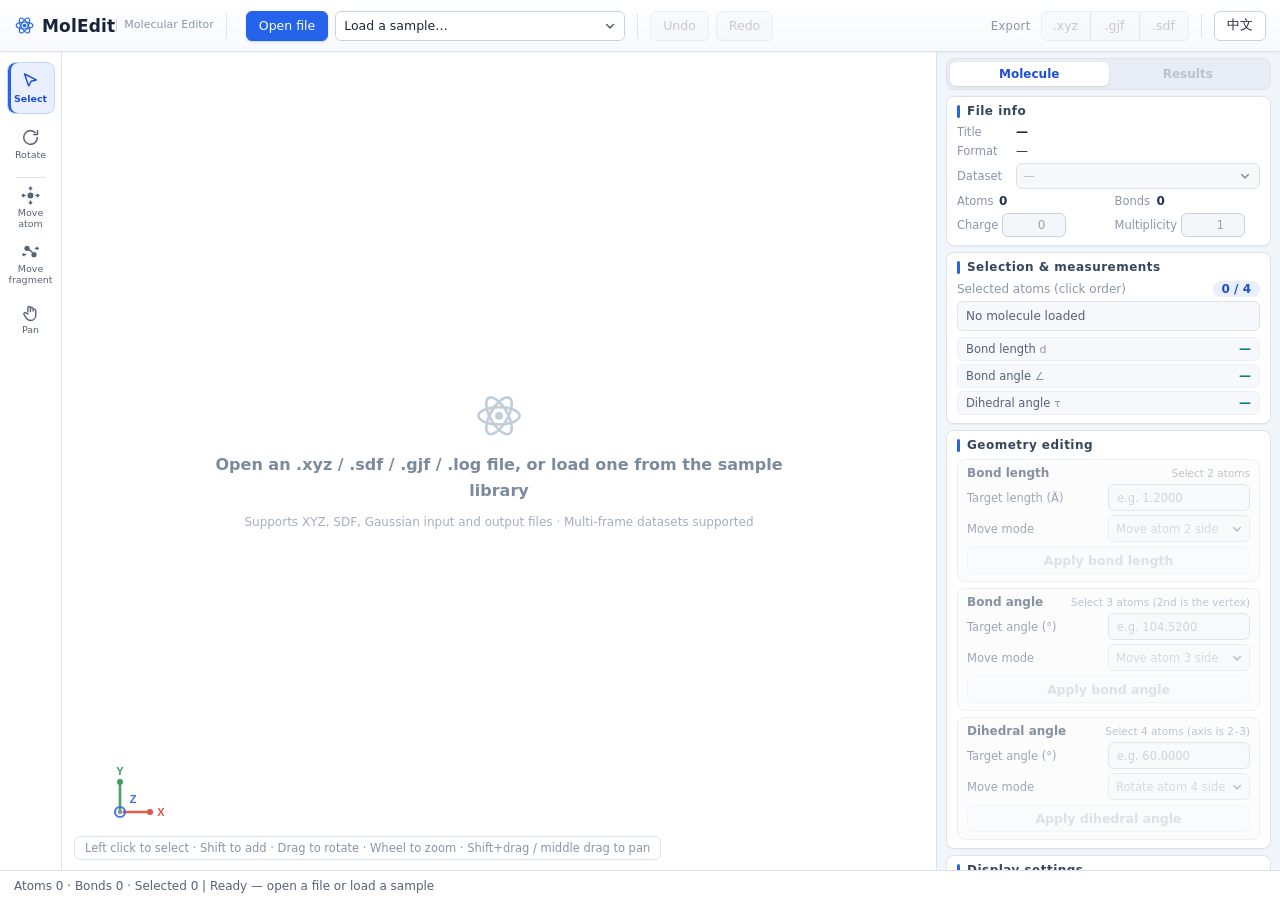
<file: index.html>
<!DOCTYPE html>
<html lang="en">
<head>
  <meta charset="utf-8">
  <meta name="viewport" content="width=device-width, initial-scale=1">
  <title>MolEdit — Molecular Editor</title>
  <!-- 内联 favicon：避免 http:// 方式打开时浏览器自动请求 /favicon.ico 造成 404 -->
  <link rel="icon" href="data:image/svg+xml,%3Csvg xmlns='http://www.w3.org/2000/svg' viewBox='0 0 32 32'%3E%3Ccircle cx='16' cy='16' r='14' fill='%23171a21'/%3E%3Ccircle cx='11' cy='13' r='4' fill='%23ff6b5e'/%3E%3Ccircle cx='21' cy='20' r='4' fill='%2358c4ff'/%3E%3C/svg%3E">
  <link rel="stylesheet" href="css/app.css">
  <link rel="stylesheet" href="css/results.css">
</head>
<body>
<div id="app">
  <!-- ============================ 顶栏 ============================ -->
  <header id="topbar">
    <div class="brand">
      <span class="brand-mark" aria-hidden="true">
        <svg viewBox="0 0 24 24" width="21" height="21">
          <ellipse cx="12" cy="12" rx="9.6" ry="4" fill="none" stroke="currentColor" stroke-width="1.4"/>
          <ellipse cx="12" cy="12" rx="9.6" ry="4" fill="none" stroke="currentColor" stroke-width="1.4" transform="rotate(60 12 12)"/>
          <ellipse cx="12" cy="12" rx="9.6" ry="4" fill="none" stroke="currentColor" stroke-width="1.4" transform="rotate(-60 12 12)"/>
          <circle cx="12" cy="12" r="2.1" fill="currentColor"/>
        </svg>
      </span>
      <span class="brand-name">MolEdit</span>
      <span class="brand-sub" data-i18n="app.brandSub">Molecular Editor</span>
    </div>

    <div class="topbar-sep" aria-hidden="true"></div>

    <div class="topbar-group">
      <input id="file-input" type="file" accept=".xyz,.sdf,.mol,.gjf,.com,.log,.out,.txt" hidden>
      <button id="btn-open" class="btn btn-primary" type="button"
              title="Open a local file (.xyz / .sdf / .gjf / .log)"
              data-i18n-title="toolbar.openTitle" data-i18n="toolbar.open">Open file</button>
      <select id="sample-select" class="select"
              title="Load a molecule from the sample library" aria-label="Sample library"
              data-i18n-title="toolbar.sampleTitle" data-i18n-aria-label="toolbar.sampleAria">
        <option value="" data-i18n="toolbar.loadSample">Load sample…</option>
      </select>
    </div>

    <div class="topbar-sep" aria-hidden="true"></div>

    <div class="topbar-group">
      <button id="btn-undo" class="btn" type="button" title="Undo (Ctrl+Z)"
              data-i18n-title="toolbar.undoTitle" data-i18n="toolbar.undo" disabled>Undo</button>
      <button id="btn-redo" class="btn" type="button" title="Redo (Ctrl+Shift+Z / Ctrl+Y)"
              data-i18n-title="toolbar.redoTitle" data-i18n="toolbar.redo" disabled>Redo</button>
    </div>

    <div class="topbar-spacer"></div>

    <div class="topbar-group export-group">
      <span class="topbar-label" data-i18n="toolbar.export">Export</span>
      <span class="export-btns">
        <button id="btn-export-xyz" class="btn" type="button" title="Export as XYZ file"
                data-i18n-title="toolbar.exportXyzTitle" disabled>.xyz</button>
        <button id="btn-export-gjf" class="btn" type="button" title="Export as Gaussian input file"
                data-i18n-title="toolbar.exportGjfTitle" disabled>.gjf</button>
        <button id="btn-export-sdf" class="btn" type="button" title="Export as SDF file"
                data-i18n-title="toolbar.exportSdfTitle" disabled>.sdf</button>
      </span>
    </div>

    <div class="topbar-sep" aria-hidden="true"></div>

    <!-- 语言切换（事件由 js/ui.js 绑定；初始文本按当前语言，默认 en 时显示“中文”） -->
    <div class="topbar-group">
      <button id="lang-toggle" class="btn lang-toggle" type="button"
              title="Switch to Chinese" aria-label="Switch language"
              data-i18n-title="toolbar.langToggleTitle" data-i18n-aria-label="toolbar.langToggleAria"
              data-i18n="toolbar.langToggle">中文</button>
    </div>
  </header>

  <!-- ============================ 主体 ============================ -->
  <main id="main">
    <!-- 左侧工具竖栏 -->
    <aside id="toolbar" role="toolbar" aria-label="Viewport tools" aria-orientation="vertical"
           data-i18n-aria-label="toolbar.toolbarAria">
      <button id="tool-select" data-tool="select" class="tool-btn is-active" type="button"
              title="Select tool: click atoms / drag to rotate" aria-pressed="true"
              data-i18n-title="tools.selectTitle">
        <svg viewBox="0 0 24 24" aria-hidden="true"><path d="M5.2 3.4l13.4 6.8-5.9 1.5L9.9 17 5.2 3.4z" fill="none" stroke="currentColor" stroke-width="1.7" stroke-linejoin="round"/></svg>
        <span data-i18n="tools.select">Select</span>
      </button>
      <button id="tool-rotate" data-tool="rotate" class="tool-btn" type="button"
              title="Rotate tool: drag with the left button to rotate the view" aria-pressed="false"
              data-i18n-title="tools.rotateTitle">
        <svg viewBox="0 0 24 24" aria-hidden="true"><path d="M19.8 12a7.8 7.8 0 1 1-2.5-5.7" fill="none" stroke="currentColor" stroke-width="1.7" stroke-linecap="round"/><path d="M20 4.4v4.2h-4.2" fill="none" stroke="currentColor" stroke-width="1.7" stroke-linecap="round" stroke-linejoin="round"/></svg>
        <span data-i18n="tools.rotate">Rotate</span>
      </button>
      <div class="toolbar-sep" aria-hidden="true"></div>
      <button id="tool-move-atom" data-tool="move-atom" class="tool-btn" type="button"
              title="Move atom: drag an atom (one drag = one undo step)" aria-pressed="false"
              data-i18n-title="tools.moveAtomTitle">
        <svg viewBox="0 0 24 24" aria-hidden="true"><circle cx="12" cy="12" r="3.4" fill="currentColor"/><path d="M12 2.6v3.2M12 18.2v3.2M2.6 12h3.2M18.2 12h3.2" fill="none" stroke="currentColor" stroke-width="1.7" stroke-linecap="round"/><path d="M12 2.6L10.4 4.2M12 2.6l1.6 1.6M12 21.4l-1.6-1.6M12 21.4l1.6-1.6M2.6 12l1.6-1.6M2.6 12l1.6 1.6M21.4 12l-1.6-1.6M21.4 12l-1.6 1.6" fill="none" stroke="currentColor" stroke-width="1.3" stroke-linecap="round"/></svg>
        <span data-i18n="tools.moveAtom">Move atom</span>
      </button>
      <button id="tool-move-fragment" data-tool="move-fragment" class="tool-btn" type="button"
              title="Move fragment: drag an atom to move its whole connected fragment" aria-pressed="false"
              data-i18n-title="tools.moveFragmentTitle">
        <svg viewBox="0 0 24 24" aria-hidden="true"><circle cx="8" cy="8.4" r="3" fill="currentColor"/><circle cx="16" cy="15.6" r="3" fill="currentColor"/><path d="M10.2 9.9l3.6 2.8" fill="none" stroke="currentColor" stroke-width="1.6" stroke-linecap="round"/><path d="M3.2 15.6h3.4M17.4 8.4h3.4" fill="none" stroke="currentColor" stroke-width="1.4" stroke-linecap="round"/><path d="M3.2 15.6l1.4-1.3M3.2 15.6l1.4 1.3M20.8 8.4l-1.4-1.3M20.8 8.4l-1.4 1.3" fill="none" stroke="currentColor" stroke-width="1.3" stroke-linecap="round"/></svg>
        <span data-i18n="tools.moveFragment">Move fragment</span>
      </button>
      <button id="tool-pan" data-tool="pan" class="tool-btn" type="button"
              title="Pan tool: drag to pan the view" aria-pressed="false"
              data-i18n-title="tools.panTitle">
        <svg viewBox="0 0 24 24" aria-hidden="true"><path d="M9 11.4V6.6a1.5 1.5 0 0 1 3 0v4.2m0-1.2v-2a1.5 1.5 0 0 1 3 0v2.6m0-.6a1.5 1.5 0 0 1 3 0v5.2c0 3.5-2.3 6.4-5.8 6.4-3.2 0-4.5-1.6-6.2-4.4l-1.5-2.6a1.5 1.5 0 0 1 2.5-1.6L9 13.6" fill="none" stroke="currentColor" stroke-width="1.6" stroke-linecap="round" stroke-linejoin="round"/></svg>
        <span data-i18n="tools.pan">Pan</span>
      </button>
    </aside>

    <!-- 中央视口 -->
    <section id="viewport" aria-label="3D molecular viewport" data-i18n-aria-label="panel.viewportAria">
      <canvas id="viewport-canvas"></canvas>
      <div id="viewport-overlay" aria-hidden="true"></div>
      <div id="empty-hint">
        <svg viewBox="0 0 24 24" width="52" height="52" aria-hidden="true">
          <ellipse cx="12" cy="12" rx="9.5" ry="4" fill="none" stroke="currentColor" stroke-width="1.2"/>
          <ellipse cx="12" cy="12" rx="9.5" ry="4" fill="none" stroke="currentColor" stroke-width="1.2" transform="rotate(60 12 12)"/>
          <ellipse cx="12" cy="12" rx="9.5" ry="4" fill="none" stroke="currentColor" stroke-width="1.2" transform="rotate(-60 12 12)"/>
          <circle cx="12" cy="12" r="1.8" fill="currentColor"/>
        </svg>
        <p class="empty-hint-title" data-i18n="empty.title">Open an .xyz / .sdf / .gjf / .log file, or load one from the sample library</p>
        <p id="empty-hint-sub" class="empty-hint-sub" data-i18n="empty.sub">Supports XYZ, SDF, Gaussian input and output files · Multi-frame datasets supported</p>
      </div>
      <div id="viewport-hud" class="viewport-hud" hidden></div>
      <div id="mouse-hint" class="mouse-hint" data-i18n="hints.mouse">Click to select atoms · Shift to add · Drag to rotate · Scroll to zoom</div>
    </section>

    <!-- 右侧面板（Tab：分子 / 结果；结果页由 js/results.js 填充） -->
    <aside id="sidepanel" aria-label="Molecular info and editing panel"
           data-i18n-aria-label="panel.sidepanelAria">
      <div id="side-tabs" class="side-tabs" role="tablist" aria-label="Sidebar tabs"
           data-i18n-aria-label="panel.tabsAria">
        <button id="tab-molecule" class="side-tab is-active" type="button" role="tab"
                aria-selected="true" aria-controls="tab-page-molecule"
                data-i18n="panel.tabMolecule">Molecule</button>
        <button id="tab-results" class="side-tab" type="button" role="tab"
                aria-selected="false" aria-controls="tab-page-results" disabled
                data-i18n="panel.tabResults">Results</button>
      </div>

      <div id="tab-page-molecule" class="side-page" role="tabpanel">
        <!-- 文件信息 -->
        <section class="panel-section">
          <h2 class="panel-title" data-i18n="panel.fileInfo">File info</h2>
          <div class="info-grid">
            <div class="info-row">
              <div class="info-label" data-i18n="info.title">Title</div>
              <div id="mol-title" class="info-value info-title" title="—">—</div>
            </div>
            <div class="info-row">
              <div class="info-label" data-i18n="info.format">Format</div>
              <div id="mol-format" class="info-value">—</div>
            </div>
            <div class="info-row">
              <div class="info-label" data-i18n="info.dataset">Dataset</div>
              <div class="info-value dataset-cell">
                <select id="dataset-select" class="select select-sm" disabled aria-label="Dataset (frame)"
                        data-i18n-aria-label="info.datasetAria">
                  <option value="0" data-i18n="info.singleFrame">Single frame</option>
                </select>
                <span id="dataset-label" class="dataset-label">—</span>
              </div>
            </div>
            <div class="info-row info-row-2col">
              <div class="info-cell">
                <span class="info-label" data-i18n="info.atoms">Atoms</span>
                <span id="atom-count" class="info-value num">0</span>
              </div>
              <div class="info-cell">
                <span class="info-label" data-i18n="info.bonds">Bonds</span>
                <span id="bond-count" class="info-value num">0</span>
              </div>
            </div>
            <div class="info-row info-row-2col">
              <div class="info-cell">
                <span class="info-label" data-i18n="info.charge">Charge</span>
                <input id="charge-input" class="input num-input" type="number" step="1" value="0" disabled
                       aria-label="Total charge" data-i18n-aria-label="info.chargeAria">
              </div>
              <div class="info-cell">
                <span class="info-label" data-i18n="info.multiplicity">Multiplicity</span>
                <input id="multiplicity-input" class="input num-input" type="number" step="1" min="1" value="1" disabled
                       aria-label="Spin multiplicity" data-i18n-aria-label="info.multiplicityAria">
              </div>
            </div>
          </div>
        </section>

        <!-- 选择与测量 -->
        <section class="panel-section">
          <h2 class="panel-title" data-i18n="panel.selection">Selection &amp; measurements</h2>
          <div class="selection-head">
            <span class="muted" data-i18n="measure.selectionOrder">Selected atoms (click order)</span>
            <span id="selection-count" class="selection-count">0 / 4</span>
          </div>
          <div id="selection-list" class="selection-list" data-i18n="measure.noSelection">No atoms selected</div>
          <div class="measure-table">
            <div class="measure-row">
              <span class="measure-label" data-i18n-html="measure.distance">Bond length <em>d</em></span>
              <span id="measure-distance" class="measure-value">—</span>
            </div>
            <div class="measure-row">
              <span class="measure-label" data-i18n-html="measure.angle">Bond angle <em>∠</em></span>
              <span id="measure-angle" class="measure-value">—</span>
            </div>
            <div class="measure-row">
              <span class="measure-label" data-i18n-html="measure.dihedral">Dihedral angle <em>τ</em></span>
              <span id="measure-dihedral" class="measure-value">—</span>
            </div>
          </div>
        </section>

        <!-- 几何编辑 -->
        <section class="panel-section">
          <h2 class="panel-title" data-i18n="panel.geometry">Geometry editing</h2>

          <div class="edit-card" id="card-bond-length">
            <div class="edit-title">
              <span data-i18n="edit.bondLengthTitle">Bond length</span>
              <span class="edit-hint" data-i18n="edit.bondLengthHint">Select 2 atoms</span>
            </div>
            <div class="field-row">
              <label for="bond-length-input" data-i18n="edit.targetLength">Target length (Å)</label>
              <input id="bond-length-input" class="input" type="number" step="0.001" min="0.001"
                     placeholder="e.g. 1.2000" data-i18n-placeholder="edit.targetLengthPlaceholder" disabled>
            </div>
            <div class="field-row">
              <label for="bond-length-move" data-i18n="edit.moveMode">Move mode</label>
              <select id="bond-length-move" class="select" disabled>
                <option value="j" data-i18n="edit.moveJ">Move atom 2 side</option>
                <option value="i" data-i18n="edit.moveI">Move atom 1 side</option>
                <option value="smaller" data-i18n="edit.moveSmaller">Move smaller fragment</option>
              </select>
            </div>
            <button id="btn-apply-bond-length" class="btn btn-apply" type="button" disabled
                    data-i18n="edit.applyBondLength">Apply bond length</button>
          </div>

          <div class="edit-card" id="card-angle">
            <div class="edit-title">
              <span data-i18n="edit.bondAngleTitle">Bond angle</span>
              <span class="edit-hint" data-i18n="edit.bondAngleHint">Select 3 atoms (2nd is the vertex)</span>
            </div>
            <div class="field-row">
              <label for="angle-input" data-i18n="edit.targetAngle">Target angle (°)</label>
              <input id="angle-input" class="input" type="number" step="0.01" min="0.01" max="179.99"
                     placeholder="e.g. 104.5200" data-i18n-placeholder="edit.targetAnglePlaceholder" disabled>
            </div>
            <div class="field-row">
              <label for="angle-move" data-i18n="edit.moveMode">Move mode</label>
              <select id="angle-move" class="select" disabled>
                <option value="k" data-i18n="edit.moveK">Move atom 3 side</option>
                <option value="i" data-i18n="edit.moveI">Move atom 1 side</option>
                <option value="smaller" data-i18n="edit.moveSmaller">Move smaller fragment</option>
              </select>
            </div>
            <button id="btn-apply-angle" class="btn btn-apply" type="button" disabled
                    data-i18n="edit.applyBondAngle">Apply bond angle</button>
          </div>

          <div class="edit-card" id="card-dihedral">
            <div class="edit-title">
              <span data-i18n="edit.dihedralTitle">Dihedral angle</span>
              <span class="edit-hint" data-i18n="edit.dihedralHint">Select 4 atoms (axis is 2–3)</span>
            </div>
            <div class="field-row">
              <label for="dihedral-input" data-i18n="edit.targetAngle">Target angle (°)</label>
              <input id="dihedral-input" class="input" type="number" step="0.01" min="-180" max="180"
                     placeholder="e.g. 60.0000" data-i18n-placeholder="edit.targetDihedralPlaceholder" disabled>
            </div>
            <div class="field-row">
              <label for="dihedral-move" data-i18n="edit.moveMode">Move mode</label>
              <select id="dihedral-move" class="select" disabled>
                <option value="l" data-i18n="edit.moveL">Rotate atom 4 side</option>
                <option value="a" data-i18n="edit.moveA">Rotate atom 1 side</option>
                <option value="smaller" data-i18n="edit.rotateSmaller">Rotate smaller fragment</option>
              </select>
            </div>
            <button id="btn-apply-dihedral" class="btn btn-apply" type="button" disabled
                    data-i18n="edit.applyDihedral">Apply dihedral angle</button>
          </div>
        </section>

        <!-- 显示设置 -->
        <section class="panel-section">
          <h2 class="panel-title" data-i18n="panel.display">Display settings</h2>
          <div class="field-row">
            <label for="style-select" data-i18n="display.style">Display style</label>
            <select id="style-select" class="select">
              <option value="ballstick" data-i18n="display.ballstick">Ball &amp; stick</option>
              <option value="spacefill" data-i18n="display.spacefill">Spacefill</option>
              <option value="stick" data-i18n="display.stick">Stick</option>
              <option value="wireframe" data-i18n="display.wireframe">Wireframe</option>
            </select>
          </div>
          <div class="toggle-row">
            <label class="check"><input id="toggle-labels" type="checkbox" checked> <span data-i18n="display.labels">Element symbols</span></label>
            <label class="check"><input id="toggle-indices" type="checkbox"> <span data-i18n="display.indices">Atom indices</span></label>
            <label class="check"><input id="toggle-axes" type="checkbox" checked> <span data-i18n="display.axes">Axes</span></label>
          </div>
          <div class="btn-row">
            <button id="btn-rebond" class="btn" type="button" data-i18n="display.rebond">Re-infer bonds</button>
          </div>
          <div class="btn-row">
            <button id="btn-clear-selection" class="btn" type="button" data-i18n="display.clearSelection">Clear selection</button>
            <button id="btn-reset-view" class="btn" type="button" title="Reset view (F)"
                    data-i18n-title="display.resetViewTitle" data-i18n="display.resetView">Reset view</button>
          </div>
          <p class="kbd-hint" data-i18n="hints.keyboard">Shortcuts: Ctrl+Z undo · Ctrl+Shift+Z / Ctrl+Y redo · Esc clear selection · F reset view</p>
        </section>
      </div>

      <div id="tab-page-results" class="side-page" role="tabpanel" hidden>
        <div id="results-panel"></div>
      </div>
    </aside>
  </main>

  <!-- ============================ 状态栏 ============================ -->
  <footer id="statusbar">
    <div id="status-bar" data-i18n="app.ready">Ready</div>
  </footer>

  <!-- 错误横幅 -->
  <div id="error-banner" role="alert" title="Click to close" data-i18n-title="app.errorCloseTitle" hidden></div>
</div>

<!-- 固定加载顺序（INTERFACE2.md §2），全部为经典脚本 -->
<script src="js/core.js"></script>
<script src="js/parsers.js"></script>
<script src="js/gausslog.js"></script>
<script src="js/i18n.js"></script>
<script src="js/renderer.js"></script>
<script src="js/samples.js"></script>
<script src="js/charts.js"></script>
<script src="js/results.js"></script>
<script src="js/ui.js"></script>
</body>
</html>
</file>
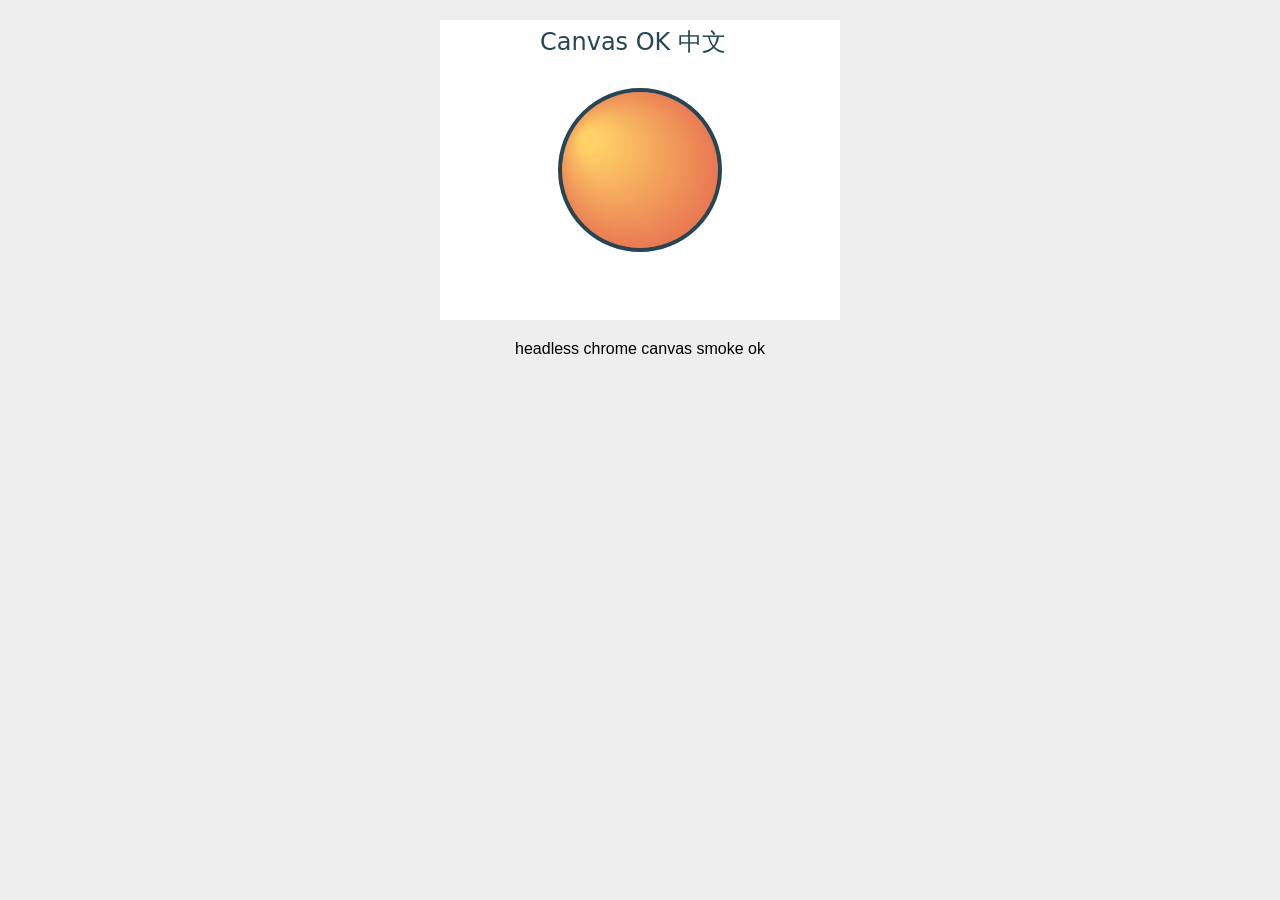
<file: tests/chrome-smoke.html>
<!DOCTYPE html>
<html lang="zh-CN">
<head><meta charset="utf-8"><title>chrome smoke</title></head>
<body style="margin:0;background:#eee">
<canvas id="c" width="400" height="300" style="display:block;margin:20px auto;background:#fff"></canvas>
<div id="msg" style="font:16px sans-serif;text-align:center"></div>
<script>
  var ctx = document.getElementById('c').getContext('2d');
  var g = ctx.createRadialGradient(150, 120, 10, 200, 150, 90);
  g.addColorStop(0, '#ffd166'); g.addColorStop(1, '#e76f51');
  ctx.fillStyle = g; ctx.beginPath(); ctx.arc(200, 150, 80, 0, Math.PI * 2); ctx.fill();
  ctx.strokeStyle = '#264653'; ctx.lineWidth = 4; ctx.stroke();
  ctx.font = '24px system-ui'; ctx.fillStyle = '#264653'; ctx.fillText('Canvas OK 中文', 100, 30);
  document.getElementById('msg').textContent = 'headless chrome canvas smoke ok';
  window.__SMOKE_OK = true;
</script>
</body>
</html>
</file>
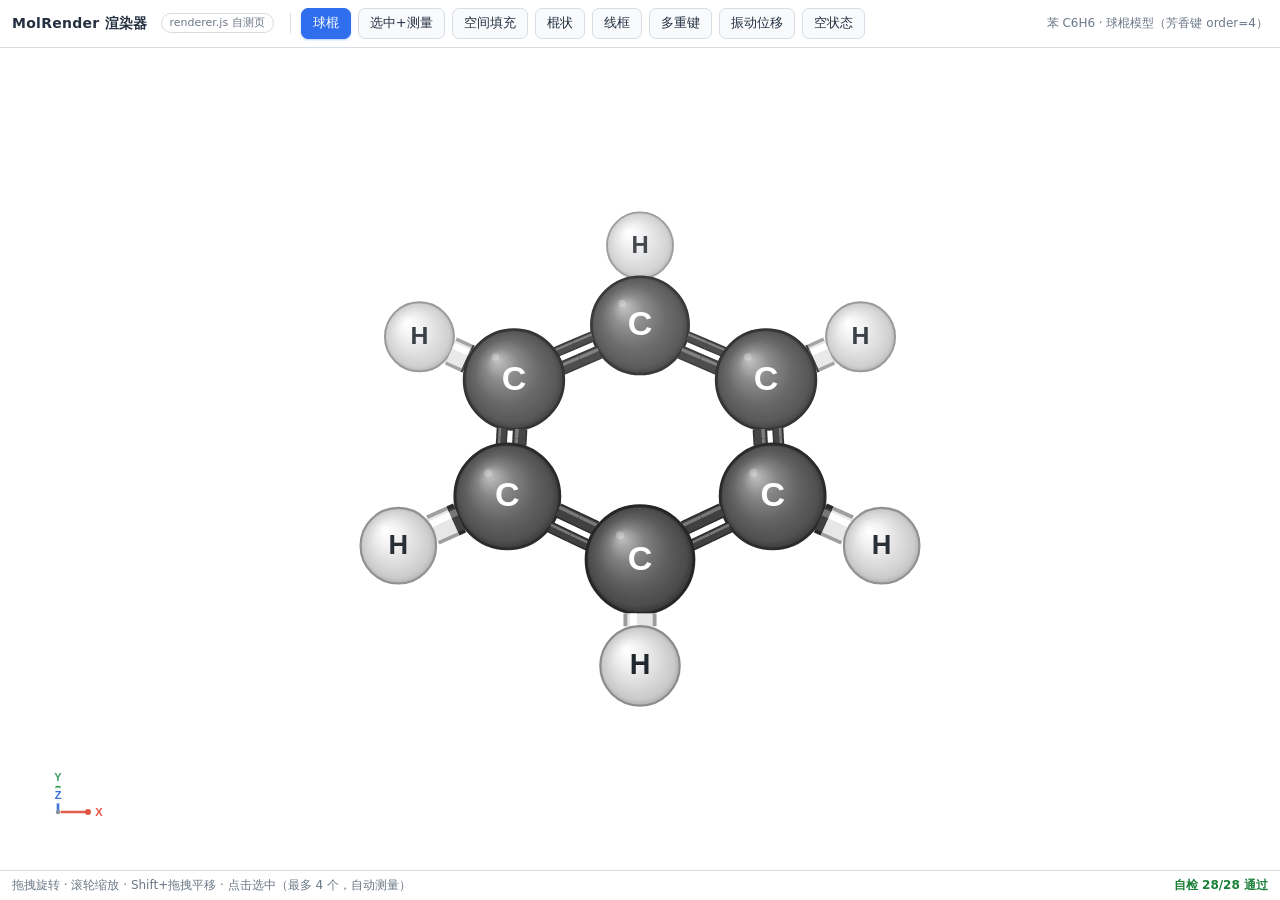
<file: tests/renderer-preview.html>
<!DOCTYPE html>
<html lang="zh-CN">
<head>
<meta charset="utf-8">
<meta name="viewport" content="width=device-width, initial-scale=1">
<title>MolRender 渲染器预览 / 自测</title>
<style>
  :root {
    --bg: #eef1f5;
    --panel: #ffffff;
    --line: #d7dde5;
    --text: #243040;
    --muted: #6b7887;
    --accent: #2f6fed;
  }
  * { box-sizing: border-box; }
  html, body { margin: 0; height: 100%; }
  body {
    display: flex;
    flex-direction: column;
    font: 13px/1.45 system-ui, -apple-system, "Segoe UI", Roboto, "Microsoft YaHei", Arial, sans-serif;
    color: var(--text);
    background: var(--bg);
    overflow: hidden;
  }
  #bar {
    flex: 0 0 auto;
    display: flex;
    align-items: center;
    flex-wrap: wrap;
    gap: 7px;
    padding: 8px 12px;
    background: var(--panel);
    border-bottom: 1px solid var(--line);
  }
  #bar h1 {
    margin: 0 6px 0 0;
    font-size: 14px;
    font-weight: 700;
    letter-spacing: .02em;
  }
  #bar .tag {
    font-size: 11px;
    color: var(--muted);
    border: 1px solid var(--line);
    border-radius: 999px;
    padding: 1px 8px;
    margin-right: 6px;
  }
  #bar .sep { width: 1px; height: 20px; background: var(--line); margin: 0 3px; }
  button {
    font: inherit;
    padding: 5px 11px;
    border: 1px solid var(--line);
    background: #f8fafc;
    color: var(--text);
    border-radius: 7px;
    cursor: pointer;
    transition: background .12s, border-color .12s;
  }
  button:hover { background: #eef4ff; border-color: #b9cdf5; }
  button.active {
    background: var(--accent);
    border-color: var(--accent);
    color: #fff;
    box-shadow: 0 1px 2px rgba(47, 111, 237, .35);
  }
  #spacer { flex: 1 1 auto; }
  #scene-name { color: var(--muted); font-size: 12px; }
  #stage { position: relative; flex: 1 1 auto; min-height: 0; background: #ffffff; }
  #cv { display: block; width: 100%; height: 100%; }
  #foot {
    flex: 0 0 auto;
    display: flex;
    align-items: center;
    gap: 14px;
    padding: 6px 12px;
    border-top: 1px solid var(--line);
    background: var(--panel);
    font-size: 12px;
    color: var(--muted);
  }
  #hint { flex: 1 1 auto; }
  #selfcheck.pass { color: #1a7f37; font-weight: 600; }
  #selfcheck.fail { color: #c62828; font-weight: 700; }
  #error-banner {
    position: fixed;
    left: 50%;
    top: 54px;
    transform: translateX(-50%);
    z-index: 99;
    max-width: 72vw;
    padding: 9px 14px;
    background: #fff4f4;
    border: 1px solid #e2a0a0;
    border-radius: 8px;
    color: #b3251d;
    font-size: 12px;
    line-height: 1.5;
    white-space: pre-wrap;
    box-shadow: 0 8px 26px rgba(0, 0, 0, .14);
  }
  /* 旧内核（如 QtWebEngine Chromium 56）不支持 flex gap，用 margin 兜底 */
  @supports not (gap: 1px) {
    #bar > * { margin-right: 7px; }
    #bar #spacer { margin-right: 0; }
    #foot > * { margin-right: 14px; }
  }
</style>
</head>
<body>
  <header id="bar">
    <h1>MolRender 渲染器</h1>
    <span class="tag">renderer.js 自测页</span>
    <span class="sep"></span>
    <button type="button" data-scene="ballstick">球棍</button>
    <button type="button" data-scene="select">选中+测量</button>
    <button type="button" data-scene="spacefill">空间填充</button>
    <button type="button" data-scene="stick">棍状</button>
    <button type="button" data-scene="wireframe">线框</button>
    <button type="button" data-scene="multi">多重键</button>
    <button type="button" data-scene="displace">振动位移</button>
    <button type="button" data-scene="empty">空状态</button>
    <span id="spacer"></span>
    <span id="scene-name"></span>
  </header>

  <div id="stage"><canvas id="cv"></canvas></div>

  <footer id="foot">
    <span id="hint">拖拽旋转 · 滚轮缩放 · Shift+拖拽平移 · 点击选中（最多 4 个，自动测量）</span>
    <span id="selfcheck">自检: 运行中…</span>
  </footer>

  <div id="error-banner" hidden></div>

  <script src="../js/renderer.js"></script>
  <script>
  (function () {
    'use strict';

    /* =================================================================
     * 1) 内嵌测试分子数据（字面量；不依赖 core.js / 任何外部文件）
     * ================================================================= */

    // 苯 C6H6：环在 xy 平面，芳香键 order=4（渲染为双平行线，其中一条虚线）
    var BENZENE = {
      title: 'benzene',
      atoms: [
        { symbol: 'C', x: 0.0000, y: 1.3900, z: 0 },
        { symbol: 'C', x: -1.2038, y: 0.6950, z: 0 },
        { symbol: 'C', x: -1.2038, y: -0.6950, z: 0 },
        { symbol: 'C', x: 0.0000, y: -1.3900, z: 0 },
        { symbol: 'C', x: 1.2038, y: -0.6950, z: 0 },
        { symbol: 'C', x: 1.2038, y: 0.6950, z: 0 },
        { symbol: 'H', x: 0.0000, y: 2.4800, z: 0 },
        { symbol: 'H', x: -2.1478, y: 1.2400, z: 0 },
        { symbol: 'H', x: -2.1478, y: -1.2400, z: 0 },
        { symbol: 'H', x: 0.0000, y: -2.4800, z: 0 },
        { symbol: 'H', x: 2.1478, y: -1.2400, z: 0 },
        { symbol: 'H', x: 2.1478, y: 1.2400, z: 0 }
      ],
      bonds: [
        { i: 0, j: 1, order: 4 }, { i: 1, j: 2, order: 4 }, { i: 2, j: 3, order: 4 },
        { i: 3, j: 4, order: 4 }, { i: 4, j: 5, order: 4 }, { i: 5, j: 0, order: 4 },
        { i: 0, j: 6, order: 1 }, { i: 1, j: 7, order: 1 }, { i: 2, j: 8, order: 1 },
        { i: 3, j: 9, order: 1 }, { i: 4, j: 10, order: 1 }, { i: 5, j: 11, order: 1 }
      ]
    };

    // 氰基甲醛 O=CH-C≡N：同时含双键(2)与三键(3)
    var CYANO = {
      title: 'cyanoformaldehyde O=CH-C≡N',
      atoms: [
        { symbol: 'C', x: 0.00, y: 0.00, z: 0.00 },
        { symbol: 'O', x: 1.12, y: 0.68, z: 0.10 },
        { symbol: 'H', x: -0.62, y: -0.98, z: -0.08 },
        { symbol: 'C', x: -1.40, y: 0.15, z: 0.02 },
        { symbol: 'N', x: -2.56, y: 0.30, z: 0.04 }
      ],
      bonds: [
        { i: 0, j: 1, order: 2 }, { i: 0, j: 2, order: 1 },
        { i: 0, j: 3, order: 1 }, { i: 3, j: 4, order: 3 }
      ]
    };

    // 场景定义：每个场景 = 分子 + 样式 + 选中/测量 + 初始倾斜（展示 3D 透视）
    var SCENES = {
      ballstick: {
        title: '苯 C6H6 · 球棍模型（芳香键 order=4）',
        mol: BENZENE, style: 'ballstick', labels: true, indices: false,
        selection: [], measurement: null, tilt: [0, -70]
      },
      select: {
        title: '选中 4 原子 + 二面角测量引导（虚线 + 顶点圆弧 + 序号徽标）',
        mol: BENZENE, style: 'ballstick', labels: true, indices: true,
        selection: [0, 1, 2, 3],
        measurement: { atoms: [0, 1, 2, 3], type: 'dihedral' },
        hover: 4, tilt: [0, -70]
      },
      spacefill: {
        title: '空间填充模型（半径 = vdW）',
        mol: BENZENE, style: 'spacefill', labels: true, indices: false,
        selection: [], measurement: null, tilt: [0, -60]
      },
      stick: {
        title: '棍状模型（细原子・粗键）',
        mol: BENZENE, style: 'stick', labels: false, indices: false,
        selection: [], measurement: null, tilt: [0, -70]
      },
      wireframe: {
        title: '线框模型（细线，按原子颜色分半）',
        mol: BENZENE, style: 'wireframe', labels: false, indices: false,
        selection: [], measurement: null, tilt: [0, -70]
      },
      multi: {
        title: '多重键：C=O 双键（2 平行线） / C≡N 三键（3 平行线）',
        mol: CYANO, style: 'ballstick', labels: true, indices: false,
        selection: [], measurement: null, tilt: [40, -55]
      },
      displace: {
        title: '振动位移（view.setDisplacements）：位移作用于原子/键/测量引导',
        mol: BENZENE, style: 'ballstick', labels: true, indices: false,
        selection: [0, 1, 2],
        measurement: { atoms: [0, 1, 2], type: 'angle' },
        // 苯环“交替径向”振动模式（单位 Å，世界坐标）；长度=原子数
        displacements: [
          [0, 0.15, 0.04],
          [0.1299, -0.075, -0.04],
          [-0.1299, -0.075, 0.04],
          [0, 0.15, -0.04],
          [0.1299, -0.075, 0.04],
          [-0.1299, -0.075, -0.04],
          [0, 0.22, 0.06],
          [0.1905, -0.11, -0.06],
          [-0.1905, -0.11, 0.06],
          [0, 0.22, -0.06],
          [0.1905, -0.11, 0.06],
          [-0.1905, -0.11, -0.06]
        ],
        tilt: [0, -70]
      },
      empty: {
        title: '空状态（mol = null）：只绘制背景 + 左下角坐标轴',
        mol: null, style: 'ballstick', labels: true, indices: false,
        selection: [], measurement: null, tilt: null
      }
    };

    /* =================================================================
     * 2) 错误显示（页面级捕获，便于截图检查控制台错误）
     * ================================================================= */
    var errBanner = document.getElementById('error-banner');
    var errorLines = [];
    function showError(msg) {
      errorLines.push(String(msg));
      errBanner.hidden = false;
      errBanner.textContent = '⚠ ' + errorLines.join('\n⚠ ');
    }
    window.addEventListener('error', function (ev) {
      showError('JS 运行错误: ' + (ev && ev.message ? ev.message : 'unknown') +
        (ev && ev.lineno ? ' @' + ev.lineno + ':' + ev.colno : ''));
    });
    window.addEventListener('unhandledrejection', function (ev) {
      showError('未处理的 Promise 拒绝: ' + (ev && ev.reason ? ev.reason : 'unknown'));
    });

    /* =================================================================
     * 3) 渲染器自检（隐藏 canvas，独立 view，不干扰主视图）
     * ================================================================= */
    function runSelfTests() {
      var results = [];
      function check(name, fn) {
        try {
          var r = fn();
          results.push({ name: name, ok: r !== false, detail: typeof r === 'string' ? r : '' });
        } catch (err) {
          results.push({ name: name, ok: false, detail: (err && err.message) ? err.message : String(err) });
        }
      }
      function approx(a, b, tol) { return Math.abs(a - b) <= tol; }
      function dist3(a, b) {
        var dx = a[0] - b[0], dy = a[1] - b[1], dz = a[2] - b[2];
        return Math.sqrt(dx * dx + dy * dy + dz * dz);
      }

      var testCanvas = document.createElement('canvas');
      testCanvas.style.cssText = 'position:fixed;left:-10000px;top:0;width:360px;height:280px;';
      document.body.appendChild(testCanvas);
      var view = MolRender.createView(testCanvas);
      var mol = JSON.parse(JSON.stringify(BENZENE)); // 用副本，避免影响主场景数据
      view.setMolecule(mol);
      view.resize();

      check('MolRender 全局对象与版本', function () {
        if (typeof MolRender !== 'object' || typeof MolRender.createView !== 'function') throw new Error('缺少 createView');
        if (!MolRender.version) throw new Error('缺少 version');
        if (!Array.isArray(MolRender.styles) || MolRender.styles.length !== 4) throw new Error('styles 异常');
        return 'v' + MolRender.version;
      });

      check('view 方法齐全（§7 + INTERFACE2 §5）', function () {
        var required = ['setMolecule', 'setOptions', 'setOption', 'getOptions', 'setSelection', 'setHover',
          'setMeasurement', 'setDisplacements', 'getDisplacements',
          'resize', 'render', 'requestRender', 'frameAll', 'resetCamera', 'rotate',
          'pan', 'zoom', 'pick', 'project', 'projectAll', 'screenRadius', 'screenDeltaToWorld', 'dispose'];
        for (var i = 0; i < required.length; i++) {
          if (typeof view[required[i]] !== 'function') throw new Error('缺少方法 ' + required[i]);
        }
        if (!('onRender' in view)) throw new Error('缺少 onRender 属性');
        return required.length + ' 个方法';
      });

      check('默认选项值', function () {
        var o = view.getOptions();
        var exp = {
          style: 'ballstick', labels: true, indices: false, showAxes: true,
          background: '#ffffff', selectionColor: '#ff7a00', hoverColor: '#ffd166',
          measurementColor: '#0f9d9d', bondWidth: 1, labelMinScreenRadius: 9
        };
        for (var k in exp) {
          if (String(o[k]) !== String(exp[k])) throw new Error(k + '=' + o[k]);
        }
        return '10 项一致';
      });

      check('frameAll 取景（居中 / 占比合理）', function () {
        view.resize();
        view.frameAll();
        var pts = view.projectAll();
        var minx = Infinity, miny = Infinity, maxx = -Infinity, maxy = -Infinity;
        for (var i = 0; i < pts.length; i++) {
          if (pts[i].x < minx) minx = pts[i].x;
          if (pts[i].y < miny) miny = pts[i].y;
          if (pts[i].x > maxx) maxx = pts[i].x;
          if (pts[i].y > maxy) maxy = pts[i].y;
        }
        var cw = testCanvas.clientWidth, ch = testCanvas.clientHeight;
        var minDim = Math.min(cw, ch);
        var fill = Math.max(maxx - minx, maxy - miny) / minDim;
        if (fill < 0.40 || fill > 0.95) throw new Error('占比=' + fill.toFixed(2));
        if (minx < 0 || maxx > cw || miny < 0 || maxy > ch) throw new Error('超出视口');
        return '占比=' + fill.toFixed(2);
      });

      check('project 返回结构', function () {
        var p = view.project(0);
        if (!p || typeof p !== 'object') throw new Error('非对象');
        if (!isFinite(p.x) || !isFinite(p.y) || !isFinite(p.depth)) throw new Error('坐标非有限数');
        if (typeof p.visible !== 'boolean') throw new Error('visible 非布尔');
        return true;
      });

      check('projectAll 长度 / 可见性', function () {
        var all = view.projectAll();
        if (!Array.isArray(all) || all.length !== mol.atoms.length) throw new Error('长度=' + (all && all.length));
        var vis = 0;
        for (var i = 0; i < all.length; i++) if (all[i].visible) vis++;
        if (vis !== mol.atoms.length) throw new Error('可见 ' + vis + '/' + mol.atoms.length);
        return all.length + ' 原子';
      });

      check('screenRadius > 0', function () {
        var r = view.screenRadius(0);
        if (!(r > 1)) throw new Error('r=' + r);
        return 'r=' + r.toFixed(1) + 'px';
      });

      check('pick 命中原子 / 空白返回 null', function () {
        var p0 = view.project(0);
        var hit = view.pick(p0.x, p0.y);
        if (hit === null || hit === undefined) throw new Error('原子中心未命中');
        if (view.pick(-20, -20) !== null) throw new Error('画布外应为 null');
        return 'hit=' + hit;
      });

      check('screenDeltaToWorld 正交同尺度', function () {
        var a = view.screenDeltaToWorld(20, 0);
        var b = view.screenDeltaToWorld(0, 20);
        var la = Math.sqrt(a[0] * a[0] + a[1] * a[1] + a[2] * a[2]);
        var lb = Math.sqrt(b[0] * b[0] + b[1] * b[1] + b[2] * b[2]);
        var dot = a[0] * b[0] + a[1] * b[1] + a[2] * b[2];
        if (!(la > 1e-9 && lb > 1e-9)) throw new Error('零向量');
        if (Math.abs(la - lb) > la * 0.02) throw new Error('长度不等');
        if (Math.abs(dot) > la * lb * 0.02) throw new Error('不正交');
        return '|a|=' + la.toFixed(4) + 'Å';
      });

      check('screenDeltaToWorld 拖动映射精确', function () {
        var atom = mol.atoms[0];
        var before = view.project(0);
        var d = view.screenDeltaToWorld(12, -8, 0);
        atom.x += d[0]; atom.y += d[1]; atom.z += d[2];
        view.render();
        var after = view.project(0);
        atom.x -= d[0]; atom.y -= d[1]; atom.z -= d[2];
        view.render();
        var errX = after.x - before.x - 12;
        var errY = after.y - before.y + 8;
        if (!approx(errX, 0, 0.8) || !approx(errY, 0, 0.8)) {
          throw new Error('屏幕位移 = ' + (after.x - before.x).toFixed(2) + ',' + (after.y - before.y).toFixed(2));
        }
        return '误差 ' + Math.max(Math.abs(errX), Math.abs(errY)).toFixed(3) + 'px';
      });

      check('拖动旋转有效且可逆（无万向节卡死）', function () {
        var p0 = view.project(0);
        var q0 = view.project(1);   // 原子 0 在 y 轴上，绕屏幕竖直轴旋转不动，用原子 1 判定
        view.rotate(90, 0);
        var p1 = view.project(0);
        var q1 = view.project(1);
        if (Math.abs(q1.x - q0.x) + Math.abs(q1.y - q0.y) < 2) throw new Error('旋转未生效');
        view.rotate(-90, 0);
        var p2 = view.project(0);
        if (!approx(p2.x, p0.x, 0.5) || !approx(p2.y, p0.y, 0.5)) throw new Error('旋转不可逆');
        return '可逆';
      });

      check('zoom 缩放生效', function () {
        var r0 = view.screenRadius(0);
        view.zoom(1.5);
        var r1 = view.screenRadius(0);
        view.zoom(1 / 1.5);
        if (!(r1 > r0 * 1.3)) throw new Error(r0.toFixed(1) + ' -> ' + r1.toFixed(1));
        return r0.toFixed(1) + ' → ' + r1.toFixed(1) + 'px';
      });

      check('切换样式不丢相机视角（方向不变 + 自动避免溢出）', function () {
        var d0 = view.screenDeltaToWorld(10, 0);
        var r0 = view.screenRadius(0);
        view.setOption('style', 'spacefill');
        var d1 = view.screenDeltaToWorld(10, 0);
        var r1 = view.screenRadius(0);
        // 视角方向（单位向量）必须一致：样式切换只允许缩放/平移自适应，不允许转向
        var l0 = Math.sqrt(d0[0] * d0[0] + d0[1] * d0[1] + d0[2] * d0[2]) || 1;
        var l1 = Math.sqrt(d1[0] * d1[0] + d1[1] * d1[1] + d1[2] * d1[2]) || 1;
        for (var k = 0; k < 3; k++) {
          if (Math.abs(d0[k] / l0 - d1[k] / l1) > 1e-6) throw new Error('视角方向改变');
        }
        if (!(r1 > r0)) throw new Error('空间填充半径未增大');
        // 空间填充原子变大后，分子必须仍完整地在画布内（自动缩小）
        var all = view.projectAll();
        var cw = testCanvas.clientWidth, ch = testCanvas.clientHeight;
        for (var i = 0; i < all.length; i++) {
          if (all[i].x < 0 || all[i].x > cw || all[i].y < 0 || all[i].y > ch) {
            throw new Error('空间填充超出画布');
          }
        }
        view.setOption('style', 'ballstick');
        return 'r ' + r0.toFixed(1) + '→' + r1.toFixed(1) + 'px';
      });

      check('四种样式均可渲染', function () {
        ['ballstick', 'spacefill', 'stick', 'wireframe'].forEach(function (s) {
          view.setOption('style', s);
          view.render();
        });
        view.setOption('style', 'ballstick');
        view.render();
        return '4/4';
      });

      check('选中 / 悬停 / 测量设置', function () {
        view.setSelection([0, 1, 2, 3]);
        view.setHover(2);
        view.setMeasurement({ atoms: [0, 1, 2, 3], type: 'dihedral' });
        view.render();
        view.setMeasurement({ atoms: [0, 1, 2], type: 'angle' });
        view.render();
        view.setMeasurement({ atoms: [0, 1], type: 'distance' });
        view.render();
        view.setMeasurement(null);
        view.setHover(null);
        view.setSelection([]);
        view.render();
        // 非法索引必须被安全忽略
        view.setSelection([99, -1]);
        view.setHover(99);
        view.setMeasurement({ atoms: [0, 99], type: 'distance' });
        view.render();
        view.setSelection([]);
        return true;
      });

      check('onRender 回调触发且入参正确', function () {
        var called = 0;
        var prev = view.onRender;
        view.onRender = function (v) {
          called++;
          if (v !== view) throw new Error('回调参数不是 view');
        };
        view.render();
        view.onRender = prev;
        if (called !== 1) throw new Error('调用 ' + called + ' 次');
        return '1 次/帧';
      });

      check('resize 与 DPR 同步', function () {
        view.resize();
        var ratio = window.devicePixelRatio || 1;
        if (testCanvas.width !== Math.round(testCanvas.clientWidth * ratio)) {
          throw new Error('backing=' + testCanvas.width + ' css=' + testCanvas.clientWidth);
        }
        return 'dpr=' + ratio + ' backing=' + testCanvas.width + 'px';
      });

      check('未知元素兜底（无 MolCore）', function () {
        var m2 = {
          atoms: [{ symbol: 'Xx', x: 0, y: 0, z: 0 }, { symbol: 'H', x: 1, y: 0, z: 0 }],
          bonds: [{ i: 0, j: 1, order: 1 }]
        };
        view.setMolecule(m2);
        view.render();
        if (!(view.screenRadius(0) > 0)) throw new Error('未知元素半径为 0');
        view.setMolecule(mol);
        view.frameAll();
        return 'CPK 兜底';
      });

      check('空分子安全（mol = null）', function () {
        view.setMolecule(null);
        view.render();
        if (view.project(0).visible !== false) throw new Error('project 应不可见');
        if (view.pick(10, 10) !== null) throw new Error('pick 应为 null');
        if (view.projectAll().length !== 0) throw new Error('projectAll 应为空');
        if (view.screenRadius(0) !== 0) throw new Error('screenRadius 应为 0');
        view.setMolecule(mol);
        view.frameAll();
        return true;
      });

      /* ---------- v2 振动位移（INTERFACE2 §5） ---------- */
      check('setDisplacements/getDisplacements API 存在', function () {
        if (typeof view.setDisplacements !== 'function') throw new Error('缺少 setDisplacements');
        if (typeof view.getDisplacements !== 'function') throw new Error('缺少 getDisplacements');
        if (view.getDisplacements() !== null) throw new Error('初始应为 null');
        return true;
      });

      check('位移投影：屏幕位移 = 世界增量（20px）', function () {
        view.setMolecule(mol);
        view.frameAll();
        view.setDisplacements(null);
        var p0 = view.project(1);
        var w = view.screenDeltaToWorld(20, 0, 1);   // 原子1 深度处 +20px 对应的世界增量
        view.setDisplacements([[0, 0, 0], [w[0], w[1], w[2]]]);
        var p1 = view.project(1);
        var dx = p1.x - p0.x, dy = p1.y - p0.y;
        view.setDisplacements(null);
        if (Math.abs(dx - 20) > 0.8 || Math.abs(dy) > 0.8) {
          throw new Error('Δ=(' + dx.toFixed(2) + ',' + dy.toFixed(2) + ')');
        }
        return 'Δ=20.0px';
      });

      check('setDisplacements(null) 恢复原位置', function () {
        view.setMolecule(mol);
        view.frameAll();
        var p0 = view.project(0);
        view.setDisplacements([[0.5, 0.2, -0.1]]);
        var p1 = view.project(0);
        if (Math.abs(p1.x - p0.x) + Math.abs(p1.y - p0.y) < 1) throw new Error('位移未生效');
        view.setDisplacements(null);
        var p2 = view.project(0);
        if (Math.abs(p2.x - p0.x) > 1e-6 || Math.abs(p2.y - p0.y) > 1e-6) throw new Error('未恢复原位置');
        if (view.getDisplacements() !== null) throw new Error('getDisplacements 应为 null');
        return true;
      });

      check('位移深拷贝 / 长度小于原子数时其余为 0', function () {
        view.setMolecule(mol);
        view.frameAll();
        var arr = [[0.3, 0, 0]];
        view.setDisplacements(arr);
        var got = view.getDisplacements();
        if (!got || got.length !== 1) throw new Error('长度=' + (got && got.length));
        if (Math.abs(got[0][0] - 0.3) > 1e-9) throw new Error('数值不一致');
        got[0][0] = 99;
        arr[0][0] = 77;
        var got2 = view.getDisplacements();
        if (Math.abs(got2[0][0] - 0.3) > 1e-9) throw new Error('不是深拷贝');
        // 未提供位移的原子（索引 1）不应移动
        var q0 = view.project(1);
        view.setDisplacements(null);
        var q1 = view.project(1);
        if (Math.abs(q0.x - q1.x) > 1e-9 || Math.abs(q0.y - q1.y) > 1e-9) throw new Error('未提供的原子被误位移');
        return 'len=1 深拷贝';
      });

      check('setMolecule 自动清空位移', function () {
        view.setMolecule(mol);
        view.setDisplacements([[1, 0, 0]]);
        if (!view.getDisplacements()) throw new Error('位移未设置');
        view.setMolecule(mol);
        if (view.getDisplacements() !== null) throw new Error('setMolecule 未清空位移');
        return true;
      });

      check('frameAll 使用未位移原子（动画不抖动）', function () {
        view.setMolecule(mol);
        view.frameAll();
        view.setDisplacements(null);
        view.render();
        var p0 = view.project(0);
        view.setDisplacements([[1.5, 0.7, 0.4]]);
        view.frameAll();                    // 有位移时取景
        view.setDisplacements(null);
        var p1 = view.project(0);
        if (Math.abs(p1.x - p0.x) > 1e-6 || Math.abs(p1.y - p0.y) > 1e-6) {
          throw new Error('相机被位移影响 (Δ=' + (p1.x - p0.x).toFixed(3) + ')');
        }
        return true;
      });

      check('键端点随位移变化（像素验证）', function () {
        var savedStyle = view.getOptions().style;
        var two = {
          atoms: [{ symbol: 'C', x: 0, y: 0, z: 0 }, { symbol: 'C', x: 2.2, y: 0, z: 0 }],
          bonds: [{ i: 0, j: 1, order: 1 }]
        };
        view.setMolecule(two);
        view.setOptions({ style: 'stick', labels: false, indices: false, showAxes: false });
        view.frameAll();
        view.setDisplacements(null);
        view.render();
        var p0 = view.project(0), p1 = view.project(1);
        var dxs = p1.x - p0.x, dys = p1.y - p0.y;
        var L = Math.sqrt(dxs * dxs + dys * dys) || 1;
        var nx = -dys / L, ny = dxs / L;                 // 屏幕垂直方向
        var w = view.screenDeltaToWorld(nx * 44, ny * 44, 0);
        view.setDisplacements([[w[0], w[1], w[2]]]);
        view.render();
        var q0 = view.project(0);
        var midOld = { x: (p0.x + p1.x) / 2, y: (p0.y + p1.y) / 2 };
        var midNew = { x: (q0.x + p1.x) / 2, y: (q0.y + p1.y) / 2 };
        var shift = Math.abs(midNew.x - midOld.x) + Math.abs(midNew.y - midOld.y);
        var c2d = testCanvas.getContext('2d');
        var dpr2 = testCanvas.width / (testCanvas.clientWidth || testCanvas.width) || 1;
        var px = Math.round(midNew.x * dpr2), py = Math.round(midNew.y * dpr2);
        var data = c2d.getImageData(px, py, 1, 1).data;
        var lum = 0.299 * data[0] + 0.587 * data[1] + 0.114 * data[2];
        view.setDisplacements(null);
        view.setMolecule(mol);
        view.setOptions({ style: savedStyle, labels: true, indices: false, showAxes: true });
        view.frameAll();
        if (shift < 15) throw new Error('键中点未随位移移动 shift=' + shift.toFixed(1));
        if (!(lum < 210)) throw new Error('新键中点没有键像素 lum=' + lum.toFixed(1));
        return 'shift=' + shift.toFixed(1) + 'px lum=' + lum.toFixed(0);
      });

      check('动画帧稳定：连续 setDisplacements + render 30 帧', function () {
        view.setMolecule(mol);
        view.frameAll();
        var frames = 30;
        for (var f = 0; f < frames; f++) {
          var phase = (f / frames) * Math.PI * 2;
          var amp = 0.25 * Math.sin(phase);
          var arr = new Array(mol.atoms.length);
          for (var ai = 0; ai < arr.length; ai++) arr[ai] = [amp * 0.3, amp, 0];
          view.setDisplacements(arr);
          view.render();
          var all = view.projectAll();
          for (var bi = 0; bi < all.length; bi++) {
            if (!isFinite(all[bi].x) || !isFinite(all[bi].y) || !isFinite(all[bi].depth)) {
              throw new Error('第 ' + f + ' 帧投影出现非有限值');
            }
          }
        }
        view.setDisplacements(null);
        view.render();
        return frames + ' 帧';
      });

      check('dispose 安全', function () {
        view.dispose();
        view.render();
        view.requestRender();
        return true;
      });

      testCanvas.parentNode.removeChild(testCanvas);
      var ok = 0;
      for (var i = 0; i < results.length; i++) if (results[i].ok) ok++;
      return { results: results, ok: ok, total: results.length };
    }

    /* =================================================================
     * 4) 主视图 + 场景
     * ================================================================= */
    var canvas = document.getElementById('cv');
    var sceneNameEl = document.getElementById('scene-name');
    var selfcheckEl = document.getElementById('selfcheck');
    var hintEl = document.getElementById('hint');

    var report = runSelfTests();
    if (report.ok === report.total) {
      selfcheckEl.className = 'pass';
      selfcheckEl.textContent = '自检 ' + report.ok + '/' + report.total + ' 通过';
    } else {
      selfcheckEl.className = 'fail';
      selfcheckEl.textContent = '自检失败 ' + (report.total - report.ok) + ' 项';
      var fails = report.results.filter(function (r) { return !r.ok; });
      showError('自检失败:\n' + fails.map(function (f) { return '· ' + f.name + '：' + f.detail; }).join('\n'));
      if (window.console && console.error) console.error('MolRender 自检失败', fails);
    }
    window.__previewChecks = report;

    var view = MolRender.createView(canvas);
    window.__previewView = view;

    var pageSelection = [];
    var pageMeasurement = null;

    function autoMeasurement(sel) {
      if (sel.length === 2) return { atoms: sel.slice(), type: 'distance' };
      if (sel.length === 3) return { atoms: sel.slice(), type: 'angle' };
      if (sel.length === 4) return { atoms: sel.slice(), type: 'dihedral' };
      return null;
    }

    function applySelection(sel, measurementSpec) {
      pageSelection = sel.slice();
      view.setSelection(pageSelection);
      pageMeasurement = (measurementSpec === undefined) ? autoMeasurement(pageSelection) : measurementSpec;
      view.setMeasurement(pageMeasurement);
    }

    function setActiveButton(sceneKey) {
      var btns = document.querySelectorAll('#bar button[data-scene]');
      for (var i = 0; i < btns.length; i++) {
        btns[i].className = (btns[i].getAttribute('data-scene') === sceneKey) ? 'active' : '';
      }
    }

    function applyScene(sceneKey) {
      var key = SCENES[sceneKey] ? sceneKey : 'ballstick';
      var sc = SCENES[key];
      view.setMolecule(sc.mol || null);
      view.setOptions({
        style: sc.style,
        labels: sc.labels !== false,
        indices: !!sc.indices,
        showAxes: true
      });
      // 先重置相机（默认朝向 + frameAll），再施加场景倾斜，保证每次点按钮结果确定
      view.resetCamera();
      if (sc.tilt) view.rotate(sc.tilt[0], sc.tilt[1]);
      view.frameAll();   // P5：按当前样式 + 倾斜重新取景，保证每个场景都充满视口
      // v2 振动位移（INTERFACE2 §5）：必须在 setMolecule/frameAll 之后设置（setMolecule 会清空）
      view.setDisplacements(sc.displacements || null);
      applySelection(sc.selection || [], sc.measurement === undefined ? undefined : sc.measurement);
      view.setHover(sc.hover === undefined ? null : sc.hover);
      view.render();

      sceneNameEl.textContent = sc.title;
      document.title = 'MolRender 预览 · ' + sc.title;
      setActiveButton(key);
      window.__previewScene = key;
      updateHint(null);
    }

    function updateHint(hoverIndex) {
      var base = '拖拽旋转 · 滚轮缩放 · Shift+拖拽平移 · 点击选中（最多 4 个，自动测量）';
      if (hoverIndex === null || hoverIndex === undefined) {
        hintEl.textContent = base;
        return;
      }
      var atom = currentMolAtoms()[hoverIndex];
      if (!atom) { hintEl.textContent = base; return; }
      hintEl.textContent = '悬停原子 #' + (hoverIndex + 1) + ' ' + atom.symbol +
        '  (' + Number(atom.x).toFixed(3) + ', ' + Number(atom.y).toFixed(3) + ', ' + Number(atom.z).toFixed(3) + ') Å · ' + base;
    }

    function currentMolAtoms() {
      var key = window.__previewScene || 'ballstick';
      var sc = SCENES[key];
      if (!sc || !sc.mol || !sc.mol.atoms) return [];
      return sc.mol.atoms;
    }

    /* ---------- 交互（页面级，不是 renderer 内部：契约要求 renderer 不注册事件） ---------- */
    var dragging = false;
    var dragMode = 'rotate';
    var lastX = 0, lastY = 0, downX = 0, downY = 0, moved = 0;

    function localPoint(ev) {
      var rect = canvas.getBoundingClientRect();
      return { x: ev.clientX - rect.left, y: ev.clientY - rect.top };
    }

    canvas.addEventListener('mousedown', function (ev) {
      dragging = true;
      dragMode = (ev.shiftKey || ev.button === 1 || ev.button === 2) ? 'pan' : 'rotate';
      lastX = ev.clientX; lastY = ev.clientY;
      downX = ev.clientX; downY = ev.clientY;
      moved = 0;
      ev.preventDefault();
    });

    window.addEventListener('mousemove', function (ev) {
      if (dragging) {
        var dx = ev.clientX - lastX;
        var dy = ev.clientY - lastY;
        lastX = ev.clientX; lastY = ev.clientY;
        moved += Math.abs(dx) + Math.abs(dy);
        if (dragMode === 'pan') view.pan(dx, dy);
        else view.rotate(dx, dy);
        return;
      }
      // 悬停高亮
      if (view) {
        var p = localPoint(ev);
        if (p.x >= 0 && p.y >= 0 && p.x <= canvas.clientWidth && p.y <= canvas.clientHeight) {
          var idx = view.pick(p.x, p.y);
          view.setHover(idx);
          canvas.style.cursor = idx === null ? 'grab' : 'pointer';
          updateHint(idx);
        }
      }
    });

    window.addEventListener('mouseup', function (ev) {
      if (!dragging) return;
      dragging = false;
      if (moved < 4 && ev.button === 0) {
        var p = localPoint(ev);
        var idx = view.pick(p.x, p.y);
        if (idx === null) {
          applySelection([]);
        } else {
          var pos = pageSelection.indexOf(idx);
          if (ev.shiftKey) {
            if (pos >= 0) pageSelection.splice(pos, 1);
            else if (pageSelection.length < 4) pageSelection.push(idx);
          } else {
            pageSelection = pos >= 0 ? [] : [idx];
          }
          applySelection(pageSelection);
        }
        view.render();
      }
    });

    canvas.addEventListener('wheel', function (ev) {
      ev.preventDefault();
      view.zoom(ev.deltaY < 0 ? 1.12 : 1 / 1.12);
    }, { passive: false });

    canvas.addEventListener('contextmenu', function (ev) { ev.preventDefault(); });

    window.addEventListener('resize', function () {
      if (view) view.resize();
    });

    document.querySelectorAll('#bar button[data-scene]').forEach(function (btn) {
      btn.addEventListener('click', function () {
        applyScene(btn.getAttribute('data-scene'));
      });
    });

    /* ---------- 从 URL 选择初始场景：?scene=select / #select / #scene=select ---------- */
    function initialSceneKey() {
      var h = String(window.location.hash || '').replace(/^#/, '');
      var q = String(window.location.search || '');
      var m = /[?&]scene=([a-z0-9_-]+)/i.exec(q) || /^scene=([a-z0-9_-]+)/i.exec(h) || /^([a-z0-9_-]+)$/i.exec(h);
      return (m && SCENES[m[1].toLowerCase()]) ? m[1].toLowerCase() : 'ballstick';
    }

    try {
      applyScene(initialSceneKey());
    } catch (err) {
      showError('初始化场景失败: ' + ((err && err.message) || err));
    }

    // 供外部（QtWebEngine / CDP 截图脚本）切换场景
    window.__setScene = applyScene;

    // 稳定出图：再补一帧（虚拟时间预算下 rAF 可能被合并）
    if (window.requestAnimationFrame) {
      window.requestAnimationFrame(function () {
        try { view.render(); } catch (err) { showError('重绘失败: ' + ((err && err.message) || err)); }
      });
    }
  })();
  </script>
</body>
</html>
</file>
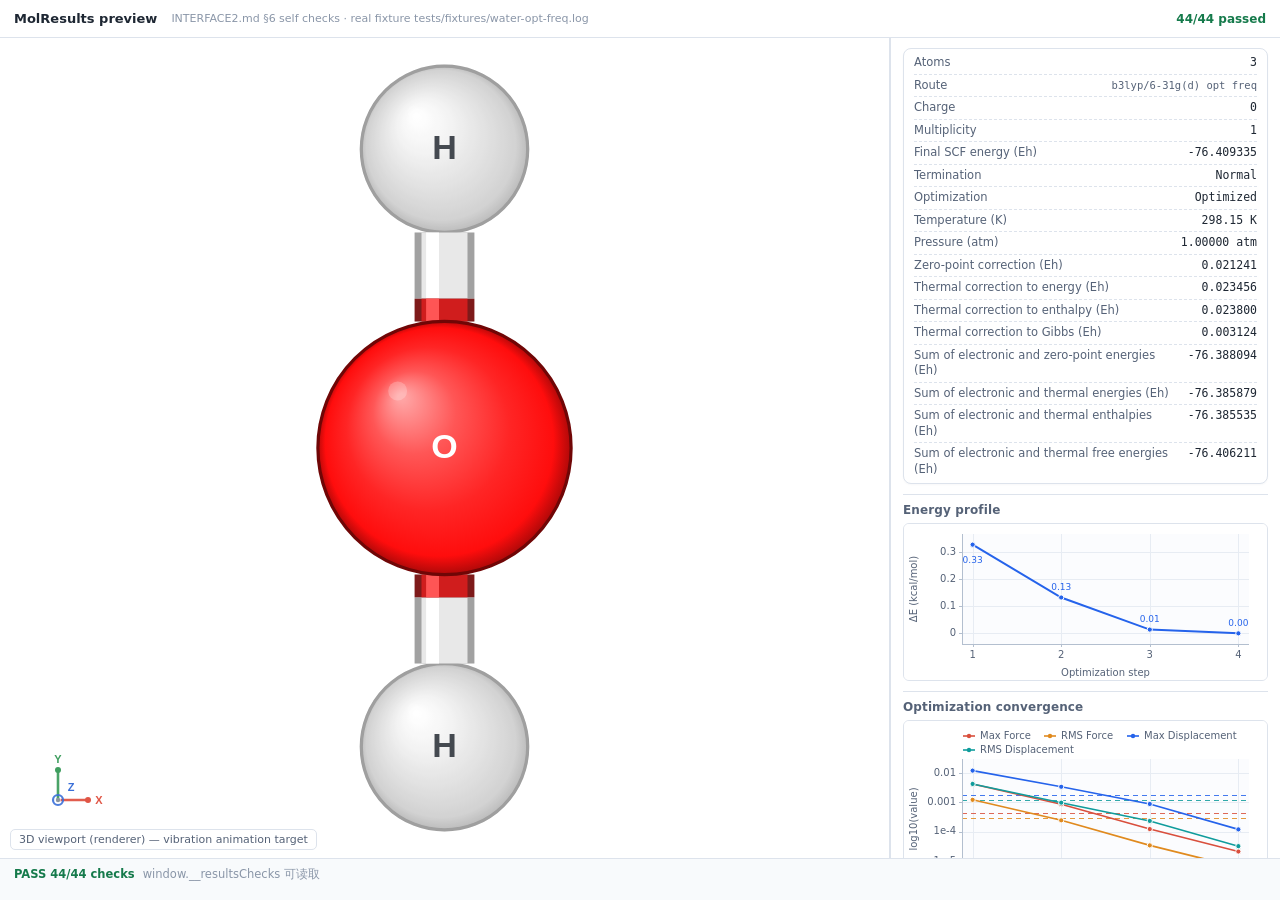
<file: tests/results-preview.html>
<!DOCTYPE html>
<html lang="en">
<head>
<meta charset="utf-8">
<title>MolResults preview — self checks</title>
<link rel="stylesheet" href="../css/results.css">
<style>
  :root {
    --bg: #eef1f6;
    --panel: #ffffff;
    --border: #dde3ec;
    --text: #1e2733;
    --text-2: #556277;
    --muted: #8a96a8;
    --danger: #c0271b;
    --ok: #157a4b;
  }
  * { box-sizing: border-box; }
  html, body { height: 100%; margin: 0; }
  body {
    display: flex;
    flex-direction: column;
    overflow: hidden;
    background: var(--bg);
    color: var(--text);
    font-family: system-ui, -apple-system, "Segoe UI", "Microsoft YaHei", Arial, sans-serif;
    font-size: 13px;
  }
  #preview-head {
    flex: none;
    display: flex;
    align-items: center;
    height: 38px;
    padding: 0 14px;
    background: #fff;
    border-bottom: 1px solid var(--border);
  }
  #preview-head > * + * { margin-left: 14px; }
  #preview-title { font-weight: 700; font-size: 13px; }
  #preview-sub { color: var(--muted); font-size: 11px; }
  #preview-status { font-weight: 600; font-size: 12px; margin-left: auto; }
  #preview-status.is-ok { color: var(--ok); }
  #preview-status.is-fail { color: var(--danger); }
  #preview-main { flex: 1 1 auto; display: flex; min-height: 0; }
  #viewport-wrap {
    position: relative;
    flex: 1 1 auto;
    min-width: 0;
    background: #fff;
    border-right: 1px solid var(--border);
  }
  #viewport-canvas { display: block; width: 100%; height: 100%; }
  .viewport-caption {
    position: absolute;
    left: 10px;
    bottom: 8px;
    padding: 3px 8px;
    border-radius: 5px;
    background: rgba(255, 255, 255, 0.82);
    border: 1px solid var(--border);
    color: var(--text-2);
    font-size: 11px;
    pointer-events: none;
  }
  #results-panel {
    flex: none;
    width: 390px;
    max-width: 45vw;
    height: 100%;
    overflow-y: auto;
    background: #fff;
    border-left: 1px solid var(--border);
  }
  #preview-footer {
    flex: none;
    max-height: 168px;
    overflow-y: auto;
    padding: 8px 14px 12px;
    background: #f8fafc;
    border-top: 1px solid var(--border);
    font-size: 11.5px;
  }
  #checks-summary { font-weight: 600; }
  #checks-summary.is-ok { color: var(--ok); }
  #checks-summary.is-fail { color: var(--danger); }
  .check-fail { color: var(--danger); font-family: ui-monospace, Consolas, monospace; }
  .checks-hint { color: var(--muted); margin-left: 8px; font-weight: 400; }
</style>
</head>
<body>
<header id="preview-head">
  <span id="preview-title">MolResults preview</span>
  <span id="preview-sub">INTERFACE2.md §6 self checks · real fixture tests/fixtures/water-opt-freq.log</span>
  <span id="preview-status">running…</span>
</header>

<main id="preview-main">
  <section id="viewport-wrap">
    <canvas id="viewport-canvas"></canvas>
    <div class="viewport-caption">3D viewport (renderer) — vibration animation target</div>
  </section>
  <aside id="results-panel"></aside>
</main>

<footer id="preview-footer">
  <div id="checks-summary">running…</div>
  <ol id="checks-fails" style="margin:6px 0 0;padding-left:18px;"></ol>
</footer>

<!-- 真实 fixture（log-dev 的 tools/gen-log-sample.mjs -> tests/fixtures/water-opt-freq.log） -->
<script type="text/plain" id="fixture-log">
 Entering Gaussian System, Link 0=g16
 Initial command:
 /usr/local/g16/l1.exe "/tmp/scratch/Gau-12345.inp" -scrdir="/tmp/scratch/"
 Entering Link 1 = /usr/local/g16/l1.exe pid=  12345.

 Copyright (c) 1988-2019, Gaussian, Inc.  All Rights Reserved.

 ---------------------------------------------------------------
 #p b3lyp/6-31g(d) opt freq
 ---------------------------------------------------------------
 Water opt+freq calculation (B3LYP/6-31G(d))

 Symbolic Z-matrix:
 Charge =  0 Multiplicity = 1
 O
 H  1  0.96
 H  1  0.96  2  104.5

 NAtoms=      3 NActive=      3 NUniq=      2 SFac= 1.00D+00 NAtFMM=   60 NQMAtoms=      3

                         Standard orientation:                         
 ---------------------------------------------------------------------
 Center     Atomic      Atomic             Coordinates (Angstroms)
 Number     Number       Type             X           Y           Z
 ---------------------------------------------------------------------
      1          8            0     0.000000     0.000000     0.119262
      2          1            0     0.000000     0.763239    -0.477072
      3          1            0     0.000000    -0.763239    -0.477072
 ---------------------------------------------------------------------
 Rotational constants (GHZ):     278.4962     49.8601     41.5451

 SCF Done:  E(RB3LYP) =  -76.4088123456     A.U. after     8 cycles
             NFock=  8  Conv=0.21D-08     -V/T= 2.0028

 GradGradGradGradGradGradGradGradGradGradGradGradGradGradGradGradGradGrad
 Berny optimization.
 Cartesian Forces:  Max     0.004321 RMS     0.001234

         Item               Value     Threshold  Converged?
 Maximum Force             0.004321       0.000450     NO
 RMS     Force             0.001234       0.000300     NO
 Maximum Displacement      0.012345       0.001800     NO
 RMS     Displacement      0.004321       0.001200     NO
 Predicted change in Energy=-1.234567D-07

                         Standard orientation:                         
 ---------------------------------------------------------------------
 Center     Atomic      Atomic             Coordinates (Angstroms)
 Number     Number       Type             X           Y           Z
 ---------------------------------------------------------------------
      1          8            0     0.000000     0.000000     0.117800
      2          1            0     0.000000     0.760500    -0.471100
      3          1            0     0.000000    -0.760500    -0.471100
 ---------------------------------------------------------------------
 Rotational constants (GHZ):     279.1234     49.9876     41.6789

 SCF Done:  E(RB3LYP) =  -76.4091234567     A.U. after     6 cycles
             NFock=  6  Conv=0.21D-08     -V/T= 2.0028

 GradGradGradGradGradGradGradGradGradGradGradGradGradGradGradGradGradGrad
 Berny optimization.
 Cartesian Forces:  Max     0.000876 RMS     0.000245

         Item               Value     Threshold  Converged?
 Maximum Force             0.000876       0.000450     NO
 RMS     Force             0.000245       0.000300     YES
 Maximum Displacement      0.003456       0.001800     NO
 RMS     Displacement      0.000987       0.001200     YES
 Predicted change in Energy=-4.567890D-08

                         Standard orientation:                         
 ---------------------------------------------------------------------
 Center     Atomic      Atomic             Coordinates (Angstroms)
 Number     Number       Type             X           Y           Z
 ---------------------------------------------------------------------
      1          8            0     0.000000     0.000000     0.117300
      2          1            0     0.000000     0.757200    -0.469200
      3          1            0     0.000000    -0.757200    -0.469200
 ---------------------------------------------------------------------
 Rotational constants (GHZ):     279.5001     49.9999     41.7001

 SCF Done:  E(RB3LYP) =  -76.4093123456     A.U. after     4 cycles
             NFock=  4  Conv=0.21D-08     -V/T= 2.0028

 GradGradGradGradGradGradGradGradGradGradGradGradGradGradGradGradGradGrad
 Berny optimization.
 Cartesian Forces:  Max     0.000123 RMS     0.000034

         Item               Value     Threshold  Converged?
 Maximum Force             0.000123       0.000450     YES
 RMS     Force             0.000034       0.000300     YES
 Maximum Displacement      0.000890       0.001800     YES
 RMS     Displacement      0.000234       0.001200     YES
 Predicted change in Energy=-2.345678D-09

                         Standard orientation:                         
 ---------------------------------------------------------------------
 Center     Atomic      Atomic             Coordinates (Angstroms)
 Number     Number       Type             X           Y           Z
 ---------------------------------------------------------------------
      1          8            0     0.000000     0.000000     0.117176
      2          1            0     0.000000     0.756950    -0.468780
      3          1            0     0.000000    -0.756950    -0.468780
 ---------------------------------------------------------------------
 Rotational constants (GHZ):     279.6123     50.0123     41.7123

 SCF Done:  E(RB3LYP) =  -76.4093345678     A.U. after     3 cycles
             NFock=  3  Conv=0.21D-08     -V/T= 2.0028

 GradGradGradGradGradGradGradGradGradGradGradGradGradGradGradGradGradGrad
 Berny optimization.
 Cartesian Forces:  Max     0.000021 RMS     0.000006

         Item               Value     Threshold  Converged?
 Maximum Force             0.000021       0.000450     YES
 RMS     Force             0.000006       0.000300     YES
 Maximum Displacement      0.000120       0.001800     YES
 RMS     Displacement      0.000032       0.001200     YES
 Predicted change in Energy=-1.234567D-10

 Optimization completed.
    -- Stationary point found.

                          Final structure in terms of initial Z-matrix:

                         Standard orientation:                         
 ---------------------------------------------------------------------
 Center     Atomic      Atomic             Coordinates (Angstroms)
 Number     Number       Type             X           Y           Z
 ---------------------------------------------------------------------
      1          8            0     0.000000     0.000000     0.117176
      2          1            0     0.000000     0.756950    -0.468780
      3          1            0     0.000000    -0.756950    -0.468780
 ---------------------------------------------------------------------
 Rotational constants (GHZ):     279.6123     50.0123     41.7123

 Harmonic frequencies (cm**-1), IR intensities (KM/Mole), Raman scattering
 activities (A**4/AMU), depolarization ratios for plane and unpolarized
 incident light, reduced masses (AMU), force constants (mDyne/A),
 and normal coordinates:
                       1                      2                      3
                      A1                     A1                     B2
 Frequencies --              1600.1234             3800.5678             3900.1111
 Red. masses --                 1.0820                1.0772                1.0910
 Frc consts  --                 1.6342                9.7863               10.0893
 IR Inten    --                12.3456               45.6789               67.8901
  Atom  AN      X      Y      Z        X      Y      Z        X      Y      Z
     1    8   0.000000   0.000000   0.068000   0.000000   0.000000  -0.054000   0.000000   0.000000   0.000000
     2    1   0.000000   0.070000  -0.034000   0.000000   0.065000   0.027000   0.000000   0.072000   0.000000
     3    1   0.000000  -0.070000  -0.034000   0.000000  -0.065000   0.027000   0.000000  -0.072000   0.000000

 ------------------
 - Thermochemistry -
 ------------------
 Temperature   298.150 Kelvin.  Pressure   1.00000 Atm.
 Volume (1000 K):  24414.2 bohr^3
 Molecular mass:    18.01514 amu.
 Rotational constants (GHZ): 278.4962 49.8601 41.5451
 Zero-point correction=                           0.021241 (Hartree/Particle)
 Thermal correction to Energy=                    0.023456
 Thermal correction to Enthalpy=                  0.023800
 Thermal correction to Gibbs Free Energy=         0.003124
 Sum of electronic and zero-point Energies=             -76.388094
 Sum of electronic and thermal Energies=                -76.385879
 Sum of electronic and thermal Enthalpies=              -76.385535
 Sum of electronic and thermal Free Energies=           -76.406211

 Normal termination of Gaussian 16 at Thu Nov 13 10:15:00 2025.
</script>

<script>
  // 捕获页面异常（自检用）
  window.__pageErrors = [];
  window.addEventListener('error', function (ev) {
    try { window.__pageErrors.push(String(ev.message || (ev.error && ev.error.message) || 'error')); } catch (e) {}
  });
  window.addEventListener('unhandledrejection', function (ev) {
    try { window.__pageErrors.push('unhandledrejection: ' + String(ev.reason && ev.reason.message || ev.reason)); } catch (e) {}
  });
  (function () {
    var orig = console.error;
    console.error = function () {
      try {
        window.__pageErrors.push(Array.prototype.map.call(arguments, function (a) {
          return (a && a.message) ? a.message : String(a);
        }).join(' '));
      } catch (e) {}
      if (orig) orig.apply(console, arguments);
    };
  })();
</script>

<script src="../js/core.js"></script>
<script src="../js/parsers.js"></script>
<script src="../js/gausslog.js"></script>
<script src="../js/i18n.js"></script>
<script src="../js/renderer.js"></script>
<script src="../js/charts.js"></script>
<script src="../js/results.js"></script>

<script>
/* ============================================================================
 * tests/results-preview.html — MolResults 自检（INTERFACE2.md §6.3）
 * 结果：window.__resultsChecks = { ok, total, done, results: [{name, ok, detail}] }
 * ========================================================================== */
(function () {
  'use strict';

  var checks = [];
  var requestedFrames = [];
  var view = null;
  var parsedFrames = null;
  var panel = null;
  var results = null;

  var fixtureEl = document.getElementById('fixture-log');
  var fixtureText = fixtureEl ? fixtureEl.textContent.replace(/^\s*\n/, '') : '';

  function q(id) { return document.getElementById(id); }

  function check(name, pass, detail) {
    checks.push({ name: name, ok: !!pass, detail: detail == null ? '' : String(detail) });
    syncSummary();
  }

  function syncSummary() {
    var passed = checks.filter(function (c) { return c.ok; }).length;
    var summary = q('checks-summary');
    var status = q('preview-status');
    if (summary) {
      summary.textContent = (passed === checks.length ? 'PASS ' : 'FAIL ') + passed + '/' + checks.length + ' checks';
      summary.className = passed === checks.length ? 'is-ok' : 'is-fail';
      var hint = summary.querySelector('.checks-hint');
      if (!hint) {
        hint = document.createElement('span');
        hint.className = 'checks-hint';
        summary.appendChild(hint);
      }
      hint.textContent = 'window.__resultsChecks 可读取';
    }
    if (status) {
      status.textContent = passed + '/' + checks.length + (passed === checks.length ? ' passed' : ' · failures listed below');
      status.className = passed === checks.length ? 'is-ok' : 'is-fail';
    }
    var fails = q('checks-fails');
    if (fails) {
      fails.innerHTML = '';
      for (var i = 0; i < checks.length; i++) {
        if (checks[i].ok) continue;
        var li = document.createElement('li');
        li.className = 'check-fail';
        li.textContent = '✗ ' + checks[i].name + (checks[i].detail ? ' — ' + checks[i].detail : '');
        fails.appendChild(li);
      }
    }
  }

  function wait(ms) { return new Promise(function (r) { setTimeout(r, ms); }); }
  function nextFrame() {
    return new Promise(function (r) {
      if (typeof requestAnimationFrame === 'function') requestAnimationFrame(function () { r(); });
      else setTimeout(r, 20);
    });
  }

  /** 轮询等待条件成立（共享 headless Chrome 偶发后台 tab 节流时更稳） */
  async function waitFor(predicate, timeoutMs, intervalMs) {
    timeoutMs = timeoutMs || 3000;
    intervalMs = intervalMs || 30;
    var start = Date.now();
    while (Date.now() - start < timeoutMs) {
      var ok = false;
      try { ok = !!predicate(); } catch (e) { ok = false; }
      if (ok) return true;
      await wait(intervalMs);
    }
    try { return !!predicate(); } catch (e) { return false; }
  }

  async function waitForVisible(timeoutMs) {
    return waitFor(function () { return document.visibilityState === 'visible'; }, timeoutMs || 8000, 50);
  }

  function visible(el) {
    if (!el) return false;
    if (el.hidden) return false;
    if (typeof el.getClientRects === 'function' && el.getClientRects().length === 0) return false;
    try { return getComputedStyle(el).display !== 'none'; } catch (e) { return true; }
  }

  function canvasStats(canvas) {
    if (!canvas || !canvas.width || !canvas.height) return { nonBlank: 0, total: 0, w: 0, h: 0 };
    var ctx;
    try { ctx = canvas.getContext('2d'); } catch (e) { return { nonBlank: 0, total: 0, error: String(e) }; }
    var data;
    try { data = ctx.getImageData(0, 0, canvas.width, canvas.height).data; }
    catch (e) { return { nonBlank: 0, total: 0, error: String(e) }; }
    var total = data.length / 4;
    var nonBlank = 0;
    for (var i = 0; i < data.length; i += 4) {
      if (data[i + 3] > 0 && (data[i] < 250 || data[i + 1] < 250 || data[i + 2] < 250)) nonBlank++;
    }
    return { nonBlank: nonBlank, total: total, w: canvas.width, h: canvas.height };
  }

  function canvasHash(canvas) {
    if (!canvas || !canvas.width || !canvas.height) return 0;
    var ctx;
    try { ctx = canvas.getContext('2d'); } catch (e) { return 0; }
    var d;
    try { d = ctx.getImageData(0, 0, canvas.width, canvas.height).data; } catch (e) { return 0; }
    var h = 2166136261;
    for (var i = 0; i < d.length; i += 8) {
      h = ((h ^ d[i]) * 16777619) >>> 0;
      h = ((h ^ d[i + 1]) * 16777619) >>> 0;
      h = ((h ^ d[i + 2]) * 16777619) >>> 0;
    }
    return h >>> 0;
  }

  function summaryValue(field) {
    var box = q('results-summary');
    if (!box) return null;
    var el = box.querySelector('[data-field="' + field + '"] .res-value');
    return el ? el.textContent : null;
  }

  function summaryLabel(field) {
    var box = q('results-summary');
    if (!box) return null;
    var el = box.querySelector('[data-field="' + field + '"] .res-label');
    return el ? el.textContent : null;
  }

  function maxVecLen(disps) {
    if (!disps || !disps.length) return 0;
    var maxD = 0;
    for (var i = 0; i < disps.length; i++) {
      var v = disps[i];
      if (!v) continue;
      var l = Math.sqrt((v[0] || 0) * (v[0] || 0) + (v[1] || 0) * (v[1] || 0) + (v[2] || 0) * (v[2] || 0));
      if (l > maxD) maxD = l;
    }
    return maxD;
  }

  function deepClone(obj) { return JSON.parse(JSON.stringify(obj)); }

  /** 在 ms 毫秒内采样位移最大模长（用于验证振幅确实影响位移） */
  async function sampleMaxDisplacement(ms) {
    var maxD = 0;
    var start = Date.now();
    while (Date.now() - start < ms) {
      await wait(16);
      var d = maxVecLen(view && view.getDisplacements ? view.getDisplacements() : null);
      if (d > maxD) maxD = d;
    }
    return maxD;
  }

  async function run() {
    syncSummary();

    /* ---- 0. 模块加载 ---- */
    check('module:charts', window.MolCharts && typeof MolCharts.drawLineChart === 'function',
      window.MolCharts ? 'v' + MolCharts.version : 'missing');
    check('module:results', window.MolResults && typeof MolResults.create === 'function',
      window.MolResults ? 'v' + MolResults.version : 'missing');
    check('module:gausslog', window.MolGaussLog && typeof MolGaussLog.parse === 'function',
      window.MolGaussLog ? 'v' + MolGaussLog.version : 'missing (log-dev 尚未交付，需重新运行)');
    check('module:i18n', window.MolI18n && MolI18n.DEFAULT_LANG === 'en',
      window.MolI18n ? 'default=' + MolI18n.DEFAULT_LANG : 'missing');
    check('fixture:embedded', fixtureText.length > 3000, fixtureText.length + ' chars');

    /* ---- 1. i18n / 解析 ---- */
    try { localStorage.removeItem('moledit.lang'); } catch (e) { /* file:// 下可能被禁 */ }
    var lang = MolI18n.init();
    check('i18n:init-en', lang === 'en' && document.documentElement.lang === 'en', 'lang=' + lang);

    var parsed = MolCore.parseFile(fixtureText, { format: 'log' });
    parsedFrames = parsed.molecules;
    check('parsers:frames', parsedFrames.length >= 1, 'frames=' + parsedFrames.length);

    results = MolGaussLog.parse(fixtureText);
    var hasAnalysis = !!(results && MolGaussLog.hasAnalysis(results));
    check('gausslog:parse', results && results.ok === true && hasAnalysis,
      'ok=' + (results && results.ok) + ' warnings=' + (results && results.warnings && results.warnings.length));
    var sm = results.summary;
    check('gausslog:summary', sm &&
      Math.abs(sm.finalEnergy + 76.4093345678) < 1e-9 &&
      sm.frequencies.length === 3 &&
      sm.opt && sm.opt.steps && sm.opt.steps.length === 4 &&
      sm.freqFrameIndex === 4,
      'E=' + (sm && sm.finalEnergy) + ' f=' + (sm && sm.frequencies && sm.frequencies.length) +
      ' steps=' + (sm && sm.opt && sm.opt.steps && sm.opt.steps.length) + ' freqFrame=' + (sm && sm.freqFrameIndex));

    /* ---- 2. 渲染器 + 视口 ---- */
    view = MolRender.createView(q('viewport-canvas'), {
      style: 'ballstick', labels: true, indices: false, showAxes: true
    });
    check('renderer:view', view && typeof view.setDisplacements === 'function' &&
      typeof view.getDisplacements === 'function' && typeof view.project === 'function',
      'setDisplacements=' + (view && typeof view.setDisplacements));
    var startIdx = (sm && sm.freqFrameIndex != null && parsedFrames[sm.freqFrameIndex]) ? sm.freqFrameIndex : parsedFrames.length - 1;
    view.setMolecule(parsedFrames[startIdx]);

    /* ---- 3. 创建面板 ---- */
    panel = MolResults.create(q('results-panel'), {
      i18n: MolI18n,
      getView: function () { return view; },
      onRequestFrame: function (idx) {
        requestedFrames.push(idx);
        if (parsedFrames[idx]) view.setMolecule(parsedFrames[idx]);
      }
    });
    check('panel:create', !!panel && typeof panel.setResults === 'function' && typeof panel.playFrequency === 'function',
      panel ? 'v' + panel.version : 'missing');

    panel.setResults(results);
    await waitFor(function () {
      var info = panel.getChartInfo();
      return !!(info.energy && info.energy.ok && info.convergence && info.convergence.ok);
    }, 5000, 40);
    await wait(100);

    /* ---- 4. DOM id 契约 ---- */
    var requiredIds = [
      'results-empty', 'results-content', 'results-job-select', 'results-summary',
      'results-energy-section', 'results-energy-canvas',
      'results-conv-section', 'results-conv-canvas',
      'results-freq-section', 'results-freq-list', 'results-freq-controls',
      'results-freq-play', 'results-freq-stop', 'results-freq-amplitude',
      'results-freq-mode-label', 'results-freq-note'
    ];
    var missingIds = requiredIds.filter(function (id) { return !q(id); });
    check('dom:ids', missingIds.length === 0, missingIds.join(',') || 'all ' + requiredIds.length + ' ids present');
    var outside = requiredIds.filter(function (id) {
      var el = q(id);
      return el && !q('results-panel').contains(el);
    });
    check('dom:inside-panel', outside.length === 0, outside.join(','));

    var summaryFields = [
      'natoms', 'route', 'charge', 'multiplicity', 'final-energy', 'termination', 'optimization',
      'temperature', 'pressure', 'zpe', 'thermal-energy', 'thermal-enthalpy', 'thermal-gibbs',
      'sum-zpe', 'sum-energy', 'sum-enthalpy', 'sum-gibbs'
    ];
    var missingFields = summaryFields.filter(function (f) {
      return !q('results-summary').querySelector('[data-field="' + f + '"]');
    });
    check('dom:summary-fields', missingFields.length === 0,
      missingFields.join(',') || 'all ' + summaryFields.length + ' data-field rows');

    /* ---- 5. 概要数值 ---- */
    check('summary:final-energy', summaryValue('final-energy') === '-76.409335', summaryValue('final-energy'));
    check('summary:atoms-charge', summaryValue('natoms') === '3' && summaryValue('charge') === '0' &&
      summaryValue('multiplicity') === '1',
      [summaryValue('natoms'), summaryValue('charge'), summaryValue('multiplicity')].join('/'));
    check('summary:termination-optimization',
      summaryValue('termination') === 'Normal' && summaryValue('optimization') === 'Optimized',
      summaryValue('termination') + ' / ' + summaryValue('optimization'));
    check('summary:thermochemistry',
      summaryValue('temperature') === '298.15 K' &&
      summaryValue('pressure') === '1.00000 atm' &&
      summaryValue('zpe') === '0.021241' &&
      summaryValue('thermal-energy') === '0.023456' &&
      summaryValue('thermal-enthalpy') === '0.023800' &&
      summaryValue('thermal-gibbs') === '0.003124' &&
      summaryValue('sum-zpe') === '-76.388094' &&
      summaryValue('sum-energy') === '-76.385879' &&
      summaryValue('sum-enthalpy') === '-76.385535' &&
      summaryValue('sum-gibbs') === '-76.406211',
      [summaryValue('temperature'), summaryValue('pressure'), summaryValue('zpe'), summaryValue('sum-gibbs')].join(' | '));
    check('summary:route', /opt/.test(summaryValue('route')) && /freq/.test(summaryValue('route')),
      summaryValue('route'));
    check('summary:missing-job-select-hidden', visible(q('results-job-select')) === false,
      'single-job log should hide job select');

    /* ---- 6. 图表 ---- */
    var eInfo = panel.getChartInfo().energy;
    var cInfo = panel.getChartInfo().convergence;
    check('chart:energy-drawn', eInfo && eInfo.ok === true && eInfo.seriesCount === 1 && eInfo.pointCount === 4,
      JSON.stringify(eInfo && { ok: eInfo.ok, pts: eInfo.pointCount, reason: eInfo.reason }));
    check('chart:conv-drawn', cInfo && cInfo.ok === true && cInfo.seriesCount === 4 && cInfo.thresholdCount === 4,
      JSON.stringify(cInfo && { ok: cInfo.ok, series: cInfo.seriesCount, thresholds: cInfo.thresholdCount, reason: cInfo.reason }));
    var eStats = canvasStats(q('results-energy-canvas'));
    var cStats = canvasStats(q('results-conv-canvas'));
    check('chart:energy-pixels', eStats.nonBlank > 200, JSON.stringify(eStats));
    check('chart:conv-pixels', cStats.nonBlank > 200, JSON.stringify(cStats));
    check('ui:sections-visible',
      visible(q('results-energy-section')) && visible(q('results-conv-section')) && visible(q('results-freq-section')),
      'energy=' + visible(q('results-energy-section')) + ' conv=' + visible(q('results-conv-section')) +
      ' freq=' + visible(q('results-freq-section')));

    /* ---- 7. 频率列表 ---- */
    var rows = q('results-freq-list').querySelectorAll('.freq-row');
    check('freq:rows', rows.length === 3, 'rows=' + rows.length);
    var rowTexts = [];
    for (var ri = 0; ri < rows.length; ri++) rowTexts.push(rows[ri].textContent.replace(/\s+/g, ' ').trim());
    check('freq:values',
      /1600\.12/.test(rowTexts[0] || '') && /3800\.57/.test(rowTexts[1] || '') && /3900\.11/.test(rowTexts[2] || ''),
      rowTexts.join(' | '));
    check('freq:ir', /IR 12\.3/.test(rowTexts[0] || '') && /IR 45\.7/.test(rowTexts[1] || '') &&
      /IR 67\.9/.test(rowTexts[2] || ''), rowTexts.join(' | '));
    check('freq:no-imaginary', q('results-freq-list').querySelectorAll('.freq-row.is-imaginary').length === 0);
    check('freq:mode-indices',
      String(rows[0].getAttribute('data-mode-index')) === '0' &&
      String(rows[2].getAttribute('data-mode-index')) === '2',
      [rows[0].getAttribute('data-mode-index'), rows[2].getAttribute('data-mode-index')].join(','));

    /* ---- 8. 振动动画 ---- */
    // 共享 headless Chrome 中后台 tab 的 rAF 会被节流/暂停：确认前台可见后再测动画
    var wasVisible = await waitForVisible(8000);
    check('page:visible-for-animation', wasVisible, 'visibilityState=' + document.visibilityState);
    await wait(80);
    // 点击频率行 → 选中并播放
    var row1 = q('results-freq-list').querySelectorAll('.freq-row')[1];
    row1.click();
    await wait(140);
    var rowState = panel.getState();
    check('anim:row-click-plays', rowState.animating === true && rowState.selectedMode === 1,
      JSON.stringify({ animating: rowState.animating, selectedMode: rowState.selectedMode }));
    check('anim:row-active-highlight',
      (function () {
        var active = q('results-freq-list').querySelectorAll('.freq-row.is-active');
        return active.length === 1 && active[0].getAttribute('data-mode-index') === '1';
      })(), 'active rows=' + q('results-freq-list').querySelectorAll('.freq-row.is-active').length);
    panel.stopAnimation();
    await wait(140);

    var state0 = panel.getState();
    check('state:initial', state0.available === true && state0.frequencyCount === 3 &&
      state0.hasCharts === true && state0.animating === false && state0.paused === false,
      JSON.stringify(state0));
    var initialHash = canvasHash(q('viewport-canvas'));

    panel.playFrequency(0);
    var statePlay = panel.getState();
    check('anim:starts', statePlay.animating === true && statePlay.selectedMode === 0, JSON.stringify(statePlay));
    check('anim:freq-frame-requested',
      sm.freqFrameIndex != null && requestedFrames.indexOf(sm.freqFrameIndex) >= 0,
      'requested=' + requestedFrames.join(',') + ' expected=' + sm.freqFrameIndex);

    // 等待动画产生非零位移（最多 5s，兼容共享浏览器偶发的 tab 节流）
    await waitFor(function () { return maxVecLen(view.getDisplacements()) > 0.02; }, 5000, 25);
    await wait(130);
    var midHash = canvasHash(q('viewport-canvas'));
    check('anim:canvas-changes', midHash !== initialHash, initialHash + ' -> ' + midHash);
    var disps = view.getDisplacements();
    check('anim:displacements', !!disps && disps.length > 0 && maxVecLen(disps) > 0.02,
      'len=' + (disps ? disps.length : 'null') + ' max=' + maxVecLen(disps).toFixed(4) + ' Å');
    var activeRow = q('results-freq-list').querySelector('.freq-row.is-active');
    check('anim:active-row', !!activeRow && activeRow.getAttribute('data-mode-index') === '0',
      activeRow ? activeRow.textContent.replace(/\s+/g, ' ').trim() : 'none');

    q('results-freq-play').click();   // pause
    var statePaused = panel.getState();
    check('anim:pause', statePaused.animating === false && statePaused.paused === true, JSON.stringify(statePaused));
    check('anim:pause-keeps-displacements', view.getDisplacements() !== null);

    q('results-freq-play').click();   // resume
    check('anim:resume', panel.getState().animating === true, JSON.stringify(panel.getState()));

    panel.setAmplitude(100);
    check('anim:amplitude',
      panel.getState().amplitude === 100 && String(q('results-freq-amplitude').value) === '100',
      'amplitude=' + panel.getState().amplitude + ' slider=' + q('results-freq-amplitude').value);
    var sliderEl = q('results-freq-amplitude');
    sliderEl.value = '20';
    sliderEl.dispatchEvent(new Event('input'));
    check('anim:amplitude-slider-input',
      panel.getState().amplitude === 20 && String(sliderEl.value) === '20',
      'amplitude=' + panel.getState().amplitude);

    // 振幅实时影响位移幅度：100% 最大位移约 0.5 Å，20% 约 0.1 Å
    panel.setAmplitude(100);
    await waitFor(function () { return maxVecLen(view.getDisplacements()) > 0.02; }, 5000, 25);
    var bigDisp = await sampleMaxDisplacement(500);
    panel.setAmplitude(20);
    var smallDisp = await sampleMaxDisplacement(500);
    check('anim:amplitude-affects-displacement',
      bigDisp > 0.3 && smallDisp > 0.02 && smallDisp < 0.16,
      'max@100%=' + bigDisp.toFixed(3) + ' Å, max@20%=' + smallDisp.toFixed(3) + ' Å');
    await wait(160);

    q('results-freq-stop').click();
    await wait(160);
    var stateStopped = panel.getState();
    check('anim:stop',
      stateStopped.animating === false && stateStopped.paused === false && stateStopped.selectedMode === null,
      JSON.stringify(stateStopped));
    check('anim:stop-clears-displacements', view.getDisplacements() === null);
    var stopHash = canvasHash(q('viewport-canvas'));
    check('anim:stop-restores-canvas', stopHash === initialHash, initialHash + ' vs ' + stopHash);

    /* ---- 8b. tab 隐藏：硬停止动画并清空视口位移（保留 selectedMode 高亮/振幅） ---- */
    panel.playFrequency(0);
    await waitFor(function () { return maxVecLen(view.getDisplacements()) > 0.02; }, 5000, 25);
    check('active:play-before-hide', panel.getState().animating === true, JSON.stringify(panel.getState()));
    panel.setActive(false);
    await waitFor(function () { return view.getDisplacements() === null; }, 2000, 25);
    await wait(130);
    var hiddenState = panel.getState();
    check('active:hide-stops-animation',
      hiddenState.animating === false && hiddenState.paused === false,
      JSON.stringify({ animating: hiddenState.animating, paused: hiddenState.paused }));
    check('active:hide-clears-displacements', view.getDisplacements() === null,
      JSON.stringify(view.getDisplacements()));
    var hiddenHash = canvasHash(q('viewport-canvas'));
    check('active:hide-restores-viewport', hiddenHash === initialHash, initialHash + ' vs ' + hiddenHash);
    check('active:hide-keeps-selection',
      hiddenState.selectedMode === 0 &&
      q('results-freq-list').querySelectorAll('.freq-row.is-active').length === 1 &&
      q('results-freq-play').textContent === '▶' &&
      /1600\.12/.test(q('results-freq-mode-label').textContent || ''),
      'selected=' + hiddenState.selectedMode +
      ' activeRows=' + q('results-freq-list').querySelectorAll('.freq-row.is-active').length +
      ' playBtn=' + q('results-freq-play').textContent +
      ' label=' + q('results-freq-mode-label').textContent);
    panel.setActive(true);
    var reshownState = panel.getState();
    check('active:reshow-not-auto-resumed',
      reshownState.animating === false && reshownState.paused === false && reshownState.selectedMode === 0,
      JSON.stringify({ animating: reshownState.animating, paused: reshownState.paused, selected: reshownState.selectedMode }));
    // 切回 Results 后再次播放应正常
    panel.playFrequency();
    await waitFor(function () {
      return panel.getState().animating === true && maxVecLen(view.getDisplacements()) > 0.02;
    }, 5000, 25);
    check('active:reshow-play-works',
      panel.getState().animating === true && panel.getState().selectedMode === 0,
      JSON.stringify(panel.getState()));
    panel.stopAnimation();
    await waitFor(function () {
      return canvasStats(q('results-energy-canvas')).nonBlank > 200 &&
        canvasStats(q('results-conv-canvas')).nonBlank > 200;
    }, 3000, 50);
    check('active:reshow-charts', canvasStats(q('results-energy-canvas')).nonBlank > 200 &&
      canvasStats(q('results-conv-canvas')).nonBlank > 200,
      JSON.stringify(canvasStats(q('results-energy-canvas'))));

    /* ---- 9. 无位移模式：playFrequency 抛本地化错误 ---- */
    var resultsNoDisp = deepClone(results);
    resultsNoDisp.summary.frequencies[1].displacements = [];
    resultsNoDisp.jobs[0].frequencies[1].displacements = [];
    panel.setResults(resultsNoDisp);
    await wait(60);
    var noDispError = null;
    try { panel.playFrequency(1); } catch (err) { noDispError = err; }
    check('error:no-displacements', !!noDispError && /displacement|位移/i.test(noDispError.message),
      noDispError ? noDispError.message : 'no error thrown');
    panel.setResults(results);
    await wait(100);

    /* ---- 10. 空状态 / 清空 ---- */
    panel.setResults(null);
    var emptyState = panel.getState();
    check('empty:shown',
      visible(q('results-empty')) && !visible(q('results-content')) &&
      emptyState.available === false && emptyState.frequencyCount === 0,
      JSON.stringify(emptyState));
    panel.setResults(results);
    await wait(140);
    check('empty:restore',
      !q('results-content').hidden &&
      q('results-freq-list').querySelectorAll('.freq-row').length === 3 &&
      panel.getState().available === true,
      'rows=' + q('results-freq-list').querySelectorAll('.freq-row').length);

    /* ---- 10a. 无优化/无频率数据：对应 section 隐藏 ---- */
    var minimal = deepClone(results);
    minimal.summary.opt = null;
    minimal.summary.hasOptimization = false;
    minimal.summary.hasFrequencies = false;
    minimal.summary.hasThermochemistry = false;
    minimal.summary.energySteps = [];
    minimal.summary.frequencies = [];
    minimal.jobs[0].optSteps = [];
    minimal.jobs[0].optimization = null;
    minimal.jobs[0].scfEnergies = [];
    minimal.jobs[0].frequencies = [];
    minimal.jobs[0].thermochemistry = null;
    panel.setResults(minimal);
    await wait(120);
    check('no-data:hides-sections',
      q('results-energy-section').hidden === true &&
      q('results-conv-section').hidden === true &&
      q('results-freq-section').hidden === true,
      'energy=' + q('results-energy-section').hidden + ' conv=' + q('results-conv-section').hidden +
      ' freq=' + q('results-freq-section').hidden);
    check('no-data:summary-still-available',
      panel.getState().available === true && summaryValue('final-energy') === '-76.409335',
      JSON.stringify({ available: panel.getState().available, e: summaryValue('final-energy') }));

    /* ---- 10c. 单点能：只画一个点并标注绝对能量 ---- */
    var single = deepClone(results);
    single.summary.energySteps = [{ step: 1, energy: -76.4000001111 }];
    single.summary.finalEnergy = -76.4000001111;
    single.summary.opt = null;
    single.jobs[0].optSteps = [];
    single.jobs[0].scfEnergies = [{ step: 1, energy: -76.4000001111 }];
    single.jobs[0].optimization = null;
    panel.setResults(single);
    await waitFor(function () {
      var i = panel.getChartInfo().energy;
      return !!(i && i.ok && i.pointCount === 1);
    }, 4000, 40);
    check('single-point:note',
      !q('results-energy-note').hidden && /Single point/.test(q('results-energy-note').textContent || ''),
      q('results-energy-note').textContent);
    var spInfo = panel.getChartInfo().energy;
    check('single-point:chart', spInfo && spInfo.ok === true && spInfo.pointCount === 1,
      JSON.stringify(spInfo && { ok: spInfo.ok, pts: spInfo.pointCount, reason: spInfo.reason }));
    panel.setResults(results);
    await wait(160);

    /* ---- 10d. 多 job：job select 显示并可切换概要 ---- */
    var multi = deepClone(results);
    var job2 = deepClone(results.jobs[0]);
    job2.route = 'second job route mp2/6-31g(d)';
    job2.charge = 1;
    multi.jobs.push(job2);
    multi.summary.jobCount = 2;
    panel.setResults(multi);
    await wait(160);
    var jobSelectEl = q('results-job-select');
    check('job-select:shown', visible(jobSelectEl) && jobSelectEl.options.length === 2,
      'visible=' + visible(jobSelectEl) + ' options=' + jobSelectEl.options.length);
    jobSelectEl.value = '1';
    jobSelectEl.dispatchEvent(new Event('change'));
    await wait(120);
    check('job-select:switches', /second job route/.test(summaryValue('route') || ''),
      summaryValue('route'));
    panel.setResults(results);
    await wait(160);

    /* ---- 11. 语言切换 ---- */
    /* ---- 10e. 隐藏容器中创建：显示后 setActive(true) 应补绘图表 ---- */
    var hiddenWrap = document.createElement('div');
    hiddenWrap.id = 'results-panel-hidden';
    hiddenWrap.style.cssText = 'position:fixed;left:0;top:0;width:360px;height:640px;overflow:auto;background:#fff;display:none;';
    document.body.appendChild(hiddenWrap);
    var panelHidden = MolResults.create(hiddenWrap, { i18n: MolI18n, getView: function () { return view; } });
    panelHidden.setResults(results);
    panelHidden.setActive(false);
    await wait(120);
    hiddenWrap.style.display = 'block';
    panelHidden.setActive(true);
    await waitFor(function () {
      return canvasStats(hiddenWrap.querySelector('#results-energy-canvas')).nonBlank > 200;
    }, 4000, 50);
    var hiddenStats = canvasStats(hiddenWrap.querySelector('#results-energy-canvas'));
    check('deferred:charts-after-show', hiddenStats.nonBlank > 200, JSON.stringify(hiddenStats));
    panelHidden.dispose();
    hiddenWrap.remove();

    /* ---- 11. 语言切换 ---- */
    check('i18n:en-ui',
      summaryLabel('natoms') === 'Atoms' && q('results-energy-title').textContent === 'Energy profile' &&
      q('results-conv-title').textContent === 'Optimization convergence',
      [summaryLabel('natoms'), q('results-energy-title').textContent].join(' / '));
    MolI18n.setLang('zh');
    await waitFor(function () {
      return summaryLabel('natoms') === '原子数' && q('results-energy-title').textContent === '能量曲线';
    }, 2000, 40);
    check('i18n:zh-ui',
      summaryLabel('natoms') === '原子数' &&
      q('results-energy-title').textContent === '能量曲线' &&
      q('results-conv-title').textContent === '优化收敛' &&
      q('results-freq-title').textContent === '振动频率',
      [summaryLabel('natoms'), q('results-energy-title').textContent].join(' / '));
    check('i18n:zh-values-unchanged', summaryValue('final-energy') === '-76.409335',
      summaryValue('final-energy'));
    await waitFor(function () { return canvasStats(q('results-energy-canvas')).nonBlank > 200; }, 3000, 50);
    var zhStats = canvasStats(q('results-energy-canvas'));
    check('i18n:zh-chart-redraw', zhStats.nonBlank > 200, JSON.stringify(zhStats));
    MolI18n.setLang('en');
    await waitFor(function () {
      return summaryLabel('natoms') === 'Atoms' && q('results-energy-title').textContent === 'Energy profile';
    }, 2000, 40);
    check('i18n:back-en',
      summaryLabel('natoms') === 'Atoms' && q('results-energy-title').textContent === 'Energy profile');

    /* ---- 12. 虚频标红（独立小面板，避免污染主面板） ---- */
    var secondary = document.createElement('div');
    secondary.id = 'results-panel-secondary';
    secondary.style.cssText = 'position:fixed;left:-9999px;top:0;width:360px;height:640px;overflow:auto;background:#fff;';
    document.body.appendChild(secondary);
    var resultsImag = deepClone(results);
    var imagFreq = resultsImag.summary.frequencies[0];
    imagFreq.frequency = -123.456;
    imagFreq.imaginary = true;
    if (resultsImag.jobs[0] && resultsImag.jobs[0].frequencies[0]) {
      resultsImag.jobs[0].frequencies[0].frequency = -123.456;
      resultsImag.jobs[0].frequencies[0].imaginary = true;
    }
    resultsImag.summary.frequencies[2].irIntensity = null;
    if (resultsImag.jobs[0] && resultsImag.jobs[0].frequencies[2]) {
      resultsImag.jobs[0].frequencies[2].irIntensity = null;
    }
    var panel2 = MolResults.create(secondary, { i18n: MolI18n, getView: function () { return null; } });
    panel2.setResults(resultsImag);
    await wait(120);
    var imagRow = secondary.querySelector('#results-freq-list .freq-row.is-imaginary');
    check('freq:imaginary-style', !!imagRow && /-123\.46/.test(imagRow.textContent),
      imagRow ? imagRow.textContent.replace(/\s+/g, ' ').trim() : 'no imaginary row');
    var irMissingEl = secondary.querySelector('#results-freq-list .freq-row[data-mode-index="2"] .freq-ir');
    check('freq:ir-missing', !!irMissingEl && /IR —/.test(irMissingEl.textContent),
      irMissingEl ? irMissingEl.textContent : 'none');
    var noViewError = null;
    try { panel2.playFrequency(1); } catch (err) { noViewError = err; }
    check('error:no-view', !!noViewError && /view|视口/i.test(noViewError.message),
      noViewError ? noViewError.message : 'no error thrown');
    panel2.dispose();
    secondary.remove();
    check('dispose:cleanup', q('results-panel-secondary') === null);

    /* ---- 13. 页面无异常 ---- */
    check('page:no-errors', window.__pageErrors.length === 0,
      window.__pageErrors.slice(0, 3).join(' || '));

    /* ---- 收尾：恢复 EN + 主面板结果，供截图 ---- */
    try { MolI18n.setLang('en'); } catch (e) {}
    panel.setResults(results);
    panel.setAmplitude(50);
    panel.setActive(true);
    await wait(160);
    window.__resultsDemo = { panel: panel, view: view, results: results, frames: parsedFrames, requestedFrames: requestedFrames };
    syncSummary();
  }

  function finish() {
    var passed = checks.filter(function (c) { return c.ok; }).length;
    window.__resultsChecks = {
      ok: passed,
      total: checks.length,
      done: true,
      results: checks
    };
    var status = q('preview-status');
    if (status) status.textContent = passed + '/' + checks.length + (passed === checks.length ? ' passed' : ' · see failures');
    syncSummary();
  }

  run().then(finish, function (err) {
    check('fatal', false, err && (err.stack || err.message || String(err)));
    finish();
  });
})();
</script>
</body>
</html>
</file>
<file: css/app.css>
/* ============================================================================
   MolEdit — GaussView 风格浅色主题
   ui-dev 所有；布局见 INTERFACE.md §8.1
   注意：布局使用 flex + margin 间距（不依赖 CSS Grid / flex gap），
   以便在较旧的 Chromium 内核（无头截图环境）中也能正确排版。
   ========================================================================== */

:root {
  --bg: #eef1f6;
  --panel: #ffffff;
  --panel-soft: #f6f8fb;
  --column: #f2f5f9;
  --border: #dde3ec;
  --border-strong: #c9d3e0;
  --text: #1e2733;
  --text-2: #556277;
  --muted: #8a96a8;
  --accent: #2563eb;
  --accent-strong: #1d4ed8;
  --accent-soft: #e9efff;
  --accent-border: #c3d5fd;
  --teal: #0f7c7c;
  --danger: #c0271b;
  --danger-bg: #fff4f2;
  --danger-border: #f3b6ae;
  --radius: 8px;
  --radius-sm: 6px;
  --shadow-card: 0 1px 2px rgba(20, 32, 52, 0.04);
}

* { box-sizing: border-box; }

html, body {
  height: 100%;
  margin: 0;
}

body {
  font-family: system-ui, -apple-system, "Segoe UI", "Microsoft YaHei", "PingFang SC", "Noto Sans SC", "Helvetica Neue", Arial, sans-serif;
  font-size: 13px;
  color: var(--text);
  background: var(--bg);
  overflow: hidden;
  -webkit-font-smoothing: antialiased;
  text-rendering: optimizeLegibility;
}

[hidden] { display: none !important; }

button, input, select { font: inherit; color: inherit; }

::selection { background: var(--accent-soft); }

/* ------------------------------- 整体布局 ------------------------------- */

#app {
  display: flex;
  flex-direction: column;
  height: 100vh;
  width: 100vw;
  overflow: hidden;
}

#main {
  display: flex;
  flex: 1 1 auto;
  min-height: 0;
  min-width: 0;
}

/* -------------------------------- 顶栏 -------------------------------- */

#topbar {
  display: flex;
  align-items: center;
  flex: 0 0 52px;
  height: 52px;
  padding: 0 14px;
  background: linear-gradient(180deg, #ffffff 0%, #f7f9fc 100%);
  border-bottom: 1px solid var(--border);
  box-shadow: 0 1px 3px rgba(20, 32, 52, 0.05);
  z-index: 10;
  min-width: 0;
}

#topbar > * + * { margin-left: 12px; }

.brand {
  display: flex;
  align-items: center;
  flex: none;
  user-select: none;
}

.brand > * + * { margin-left: 7px; }

.brand-mark { color: var(--accent); display: inline-flex; }

.brand-name {
  font-size: 17px;
  font-weight: 700;
  letter-spacing: 0.01em;
  color: #17233a;
}

.brand-sub {
  font-size: 11px;
  color: var(--muted);
  border-left: 1px solid var(--border-strong);
  padding-left: 7px;
  line-height: 1.1;
  margin-left: 1px;
}

.topbar-group {
  display: flex;
  align-items: center;
  flex: none;
}

.topbar-group > * + * { margin-left: 7px; }

.topbar-sep {
  width: 1px;
  height: 24px;
  background: var(--border);
  flex: none;
}

.topbar-spacer { flex: 1 1 auto; min-width: 8px; }

.topbar-label {
  font-size: 11.5px;
  color: var(--muted);
  letter-spacing: 0.03em;
  user-select: none;
}

/* 导出按钮：分段按钮组，视觉更紧凑 */
.export-group > .topbar-label { margin-right: 3px; }

.export-btns { display: flex; }

.export-btns .btn {
  min-width: 50px;
  padding: 0 9px;
  border-radius: 0;
  margin-left: -1px;
}

.export-btns .btn:first-child {
  border-radius: var(--radius-sm) 0 0 var(--radius-sm);
  margin-left: 0;
}

.export-btns .btn:last-child {
  border-radius: 0 var(--radius-sm) var(--radius-sm) 0;
}

.export-btns .btn:hover:not(:disabled),
.export-btns .btn:active:not(:disabled) {
  position: relative;
  z-index: 1;
}

/* 语言切换按钮（v2） */
.lang-toggle {
  min-width: 52px;
  padding: 0 10px;
  font-weight: 600;
  letter-spacing: 0.02em;
}

/* ------------------------------ 通用控件 ------------------------------ */

.btn {
  height: 30px;
  padding: 0 12px;
  display: inline-flex;
  align-items: center;
  justify-content: center;
  border: 1px solid var(--border-strong);
  border-radius: var(--radius-sm);
  background: #ffffff;
  color: var(--text);
  font-size: 12.5px;
  font-weight: 500;
  cursor: pointer;
  white-space: nowrap;
  transition: background-color 0.12s ease, border-color 0.12s ease, color 0.12s ease, box-shadow 0.12s ease;
}

.btn:hover:not(:disabled) {
  background: #f3f7ff;
  border-color: var(--accent-border);
  color: var(--accent-strong);
}

.btn:active:not(:disabled) { background: var(--accent-soft); }

.btn:focus { outline: none; }

.btn:focus-visible {
  outline: 2px solid var(--accent);
  outline-offset: 1px;
}

.btn:disabled {
  opacity: 0.55;
  cursor: not-allowed;
  background: #f4f6f9;
  border-color: var(--border);
  color: #98a3b4;
}

.btn-primary {
  background: var(--accent);
  border-color: var(--accent);
  color: #ffffff;
  box-shadow: 0 1px 2px rgba(37, 99, 235, 0.24);
}

.btn-primary:hover:not(:disabled) {
  background: var(--accent-strong);
  border-color: var(--accent-strong);
  color: #ffffff;
}

.btn-primary:active:not(:disabled) { background: #1b45c4; }

.select {
  height: 30px;
  padding: 0 26px 0 8px;
  border: 1px solid var(--border-strong);
  border-radius: var(--radius-sm);
  background-color: #ffffff;
  color: var(--text);
  font-size: 12.5px;
  cursor: pointer;
  appearance: none;
  -webkit-appearance: none;
  background-image: url("data:image/svg+xml;charset=utf-8,%3Csvg xmlns='http://www.w3.org/2000/svg' viewBox='0 0 12 12'%3E%3Cpath d='M2.6 4.5L6 7.9l3.4-3.4' fill='none' stroke='%23556277' stroke-width='1.5' stroke-linecap='round' stroke-linejoin='round'/%3E%3C/svg%3E");
  background-repeat: no-repeat;
  background-position: right 8px center;
  background-size: 12px;
  transition: border-color 0.12s ease, box-shadow 0.12s ease;
}

.select:hover:not(:disabled) { border-color: var(--accent-border); }

.select:focus {
  outline: none;
  border-color: var(--accent);
  box-shadow: 0 0 0 3px rgba(37, 99, 235, 0.14);
}

.select:disabled {
  color: #98a3b4;
  background-color: #f4f6f9;
  cursor: not-allowed;
}

.select-sm { height: 26px; font-size: 12px; padding-left: 6px; padding-right: 24px; }

.input {
  height: 30px;
  width: 100%;
  padding: 0 8px;
  border: 1px solid var(--border-strong);
  border-radius: var(--radius-sm);
  background: #ffffff;
  color: var(--text);
  font-size: 12.5px;
  font-variant-numeric: tabular-nums;
  transition: border-color 0.12s ease, box-shadow 0.12s ease;
}

.input:hover:not(:disabled) { border-color: var(--accent-border); }

.input:focus {
  outline: none;
  border-color: var(--accent);
  box-shadow: 0 0 0 3px rgba(37, 99, 235, 0.14);
}

.input:disabled {
  background: #f4f6f9;
  color: #98a3b4;
  cursor: not-allowed;
}

.input::-webkit-input-placeholder { color: #a9b3c2; }
.input::placeholder { color: #a9b3c2; }

/* ------------------------------ 左侧工具栏 ------------------------------ */

#toolbar {
  display: flex;
  flex-direction: column;
  align-items: center;
  flex: 0 0 62px;
  width: 62px;
  padding: 10px 0;
  background: #ffffff;
  border-right: 1px solid var(--border);
  overflow-y: auto;
  z-index: 5;
}

#toolbar > .tool-btn { margin-bottom: 4px; }
#toolbar > .tool-btn:last-child { margin-bottom: 0; }

.tool-btn {
  width: 48px;
  height: 52px;
  display: flex;
  flex-direction: column;
  align-items: center;
  justify-content: center;
  border: 1px solid transparent;
  border-radius: var(--radius);
  background: transparent;
  color: var(--text-2);
  font-size: 10.5px;
  line-height: 1;
  cursor: pointer;
  user-select: none;
  transition: background-color 0.12s ease, color 0.12s ease, border-color 0.12s ease;
}

.tool-btn svg { width: 21px; height: 21px; flex: none; margin-bottom: 2px; }

.tool-btn span {
  font-size: 9.5px;
  line-height: 1.15;
  text-align: center;
  max-width: 50px;
}

.tool-btn:hover {
  background: #f2f6fc;
  color: var(--accent-strong);
}

.tool-btn.is-active {
  background: var(--accent-soft);
  border-color: var(--accent-border);
  color: var(--accent-strong);
  font-weight: 600;
  box-shadow: inset 3px 0 0 var(--accent);
}

.tool-btn:focus { outline: none; }

.tool-btn:focus-visible {
  outline: 2px solid var(--accent);
  outline-offset: 1px;
}

.toolbar-sep {
  width: 30px;
  height: 1px;
  background: var(--border);
  margin: 3px 0;
}

/* -------------------------------- 视口 -------------------------------- */

#viewport {
  position: relative;
  flex: 1 1 0;
  min-width: 0;
  min-height: 0;
  overflow: hidden;
  background: #ffffff;
}

#viewport-canvas {
  position: absolute;
  top: 0;
  left: 0;
  width: 100%;
  height: 100%;
  display: block;
  touch-action: none;
  outline: none;
}

#viewport-overlay {
  position: absolute;
  top: 0;
  left: 0;
  right: 0;
  bottom: 0;
  pointer-events: none;
  overflow: hidden;
  z-index: 3;
}

.ov-badge {
  position: absolute;
  left: 0;
  top: 0;
  width: 19px;
  height: 19px;
  margin: 0;
  border-radius: 50%;
  background: #ff7a00;
  border: 1.5px solid #ffffff;
  color: #ffffff;
  font-size: 11px;
  font-weight: 700;
  line-height: 16px;
  text-align: center;
  box-shadow: 0 1px 4px rgba(20, 32, 52, 0.35);
  transform: translate(-50%, -50%);
  pointer-events: none;
}

.ov-label {
  position: absolute;
  left: 0;
  top: 0;
  padding: 2px 8px;
  border-radius: 10px;
  background: rgba(255, 255, 255, 0.94);
  border: 1px solid #a9dede;
  color: var(--teal);
  font-size: 11.5px;
  font-weight: 600;
  font-variant-numeric: tabular-nums;
  white-space: nowrap;
  box-shadow: 0 1px 4px rgba(20, 32, 52, 0.14);
  transform: translate(-50%, -100%);
  pointer-events: none;
}

#empty-hint {
  position: absolute;
  left: 50%;
  top: 50%;
  transform: translate(-50%, -50%);
  display: flex;
  flex-direction: column;
  align-items: center;
  width: 620px;
  max-width: 82%;
  padding: 30px 24px;
  color: #a4afbf;
  text-align: center;
  user-select: none;
  pointer-events: none;
  z-index: 2;
}

#empty-hint > * + * { margin-top: 10px; }

#empty-hint svg { color: #c3cdda; }

.empty-hint-title {
  margin: 0;
  font-size: 16px;
  font-weight: 600;
  color: #7c8a9d;
  line-height: 1.6;
}

.empty-hint-sub {
  margin: 0;
  font-size: 12px;
  color: #a4afbf;
  line-height: 1.6;
}

.viewport-hud {
  position: absolute;
  left: 12px;
  top: 10px;
  z-index: 2;
  max-width: calc(100% - 24px);
  padding: 4px 10px;
  border: 1px solid var(--border);
  border-radius: var(--radius-sm);
  background: rgba(255, 255, 255, 0.88);
  color: var(--text-2);
  font-size: 11.5px;
  font-variant-numeric: tabular-nums;
  white-space: nowrap;
  overflow: hidden;
  text-overflow: ellipsis;
  pointer-events: none;
}

.mouse-hint {
  position: absolute;
  left: 12px;
  bottom: 10px;
  z-index: 2;
  max-width: calc(100% - 24px);
  padding: 4px 10px;
  border: 1px solid var(--border);
  border-radius: var(--radius-sm);
  background: rgba(255, 255, 255, 0.86);
  color: var(--muted);
  font-size: 11.5px;
  white-space: nowrap;
  overflow: hidden;
  text-overflow: ellipsis;
  pointer-events: none;
}

#viewport.drag-over:after {
  content: "松开鼠标以加载文件";
  position: absolute;
  top: 14px;
  left: 14px;
  right: 14px;
  bottom: 14px;
  display: flex;
  align-items: center;
  justify-content: center;
  border: 2px dashed var(--accent);
  border-radius: 12px;
  background: rgba(37, 99, 235, 0.06);
  color: var(--accent-strong);
  font-size: 15px;
  font-weight: 600;
  z-index: 6;
  pointer-events: none;
}

/* ------------------------------- 右侧面板 ------------------------------- */

#sidepanel {
  display: flex;
  flex-direction: column;
  flex: 0 0 344px;
  width: 344px;
  min-height: 0;
  padding: 6px 9px 0;
  overflow-y: auto;
  overflow-x: hidden;
  background: var(--column);
  border-left: 1px solid var(--border);
  scrollbar-width: thin;
  scrollbar-color: #c2ccdb transparent;
}

#sidepanel::-webkit-scrollbar { width: 9px; }
#sidepanel::-webkit-scrollbar-track { background: transparent; }
#sidepanel::-webkit-scrollbar-thumb {
  background: #c8d2e0;
  border-radius: 8px;
  border: 2px solid var(--column);
}
#sidepanel::-webkit-scrollbar-thumb:hover { background: #aebbcb; }

/* v2：侧栏 Tab（Molecule / Results） */
#side-tabs {
  display: flex;
  flex: 0 0 auto;
  padding: 3px;
  margin-bottom: 6px;
  background: #e8edf5;
  border: 1px solid var(--border);
  border-radius: var(--radius);
}

.side-tab {
  flex: 1 1 0;
  min-width: 0;
  height: 24px;
  border: 0;
  border-radius: var(--radius-sm);
  background: transparent;
  color: var(--text-2);
  font-size: 12px;
  font-weight: 600;
  cursor: pointer;
  white-space: nowrap;
  overflow: hidden;
  text-overflow: ellipsis;
  transition: background-color 0.12s ease, color 0.12s ease, box-shadow 0.12s ease;
}

.side-tab:hover:not(:disabled) { color: var(--accent-strong); }

.side-tab.is-active {
  background: #ffffff;
  color: var(--accent-strong);
  box-shadow: 0 1px 2px rgba(20, 32, 52, 0.12);
}

.side-tab:focus { outline: none; }

.side-tab:focus-visible {
  outline: 2px solid var(--accent);
  outline-offset: 1px;
}

.side-tab:disabled {
  color: #a9b3c2;
  cursor: not-allowed;
  opacity: 0.72;
}

.side-page {
  flex: 1 1 auto;
  min-height: 0;
  overflow-y: auto;
  overflow-x: hidden;
  padding-bottom: 6px;
  scrollbar-width: thin;
  scrollbar-color: #c2ccdb transparent;
}

.side-page[hidden] { display: none !important; }

.side-page::-webkit-scrollbar { width: 9px; }
.side-page::-webkit-scrollbar-track { background: transparent; }
.side-page::-webkit-scrollbar-thumb {
  background: #c8d2e0;
  border-radius: 8px;
  border: 2px solid var(--column);
}
.side-page::-webkit-scrollbar-thumb:hover { background: #aebbcb; }

#sidepanel > .panel-section { flex: none; }
#sidepanel > .panel-section + .panel-section { margin-top: 8px; }
.side-page > .panel-section { flex: none; }
.side-page > .panel-section + .panel-section { margin-top: 6px; }

.panel-section {
  padding: 7px 10px 8px;
  background: var(--panel);
  border: 1px solid var(--border);
  border-radius: var(--radius);
  box-shadow: var(--shadow-card);
}

.panel-title {
  display: flex;
  align-items: center;
  margin: 0 0 7px;
  font-size: 12px;
  font-weight: 700;
  color: #36465c;
  letter-spacing: 0.04em;
}

.panel-title:before {
  content: "";
  width: 3px;
  height: 13px;
  border-radius: 2px;
  background: var(--accent);
  flex: none;
  margin-right: 7px;
}

/* 文件信息 */

.info-grid { display: block; }

.info-row {
  display: flex;
  align-items: center;
}

.info-row + .info-row { margin-top: 5px; }

.info-row-2col { display: flex; }

.info-cell {
  display: flex;
  align-items: center;
  flex: 1 1 0;
  min-width: 0;
}

.info-cell + .info-cell { margin-left: 12px; }

.info-row-2col .info-label {
  flex: 0 0 38px;
  margin-right: 4px;
  font-size: 11.5px;
  color: var(--muted);
  white-space: nowrap;
}

.info-row-2col .info-value.num { flex: 1 1 auto; text-align: left; }

.info-label {
  flex: 0 0 52px;
  margin-right: 7px;
  font-size: 11.5px;
  color: var(--muted);
  white-space: nowrap;
}

.info-cell .info-label { flex: 0 0 38px; margin-right: 4px; }

.info-value {
  flex: 1 1 auto;
  min-width: 0;
  font-size: 12px;
  color: var(--text);
  overflow: hidden;
  text-overflow: ellipsis;
  white-space: nowrap;
}

.info-title { font-weight: 600; }

.info-value.num {
  font-variant-numeric: tabular-nums;
  font-weight: 600;
  color: #22324a;
}

.info-cell .info-value.num { flex: 1 1 auto; text-align: left; }

.info-cell .num-input { flex: 0 0 64px; width: 64px; }

.dataset-cell {
  display: flex;
  align-items: center;
  overflow: visible;
}

.dataset-cell .select { flex: 1 1 auto; min-width: 0; }

/* 单帧时 #dataset-label 由 ui.js 隐藏，此时下拉框占满整行 */
.dataset-label {
  flex: none;
  margin-left: 7px;
  font-size: 11px;
  color: var(--muted);
  font-variant-numeric: tabular-nums;
  white-space: nowrap;
}

.num-input {
  width: 64px;
  height: 24px;
  text-align: right;
  padding: 0 5px;
  font-size: 12px;
}

.info-cell .num-input { flex: 0 0 64px; width: 64px; }

/* 选择与测量 */

.selection-head {
  display: flex;
  align-items: center;
  justify-content: space-between;
  margin-bottom: 4px;
}

.muted { font-size: 12px; color: var(--muted); }

.selection-count {
  font-size: 12px;
  font-weight: 700;
  color: var(--accent-strong);
  font-variant-numeric: tabular-nums;
  background: var(--accent-soft);
  border-radius: 10px;
  padding: 1px 9px;
}

.selection-list {
  min-height: 28px;
  padding: 5px 8px;
  margin-bottom: 6px;
  border: 1px solid var(--border);
  border-radius: var(--radius-sm);
  background: var(--panel-soft);
  color: var(--text-2);
  font-size: 12px;
  line-height: 1.5;
  word-break: break-word;
}

.measure-table { display: block; }

.measure-row {
  display: flex;
  align-items: center;
  justify-content: space-between;
  min-height: 24px;
  padding: 2px 8px;
  border-radius: var(--radius-sm);
  background: var(--panel-soft);
  border: 1px solid #edf1f7;
}

.measure-row + .measure-row { margin-top: 3px; }

.measure-label {
  font-size: 11.5px;
  color: var(--text-2);
  white-space: nowrap;
  margin-right: 8px;
}

.measure-label em {
  font-style: normal;
  color: var(--muted);
  font-size: 11px;
}

.measure-value {
  font-size: 12px;
  font-weight: 600;
  color: var(--teal);
  font-variant-numeric: tabular-nums;
  white-space: nowrap;
  overflow: hidden;
  text-overflow: ellipsis;
}

/* 几何编辑 */

.edit-card {
  padding: 6px 9px 7px;
  border: 1px solid var(--border);
  border-radius: var(--radius);
  background: #ffffff;
  transition: opacity 0.15s ease, background-color 0.15s ease;
}

.edit-card + .edit-card { margin-top: 6px; }

.edit-card.is-disabled {
  opacity: 0.56;
  background: #fafbfd;
}

.edit-title {
  display: flex;
  align-items: baseline;
  justify-content: space-between;
  margin-bottom: 4px;
  font-size: 12px;
  font-weight: 700;
  color: #2c3c55;
}

.edit-hint {
  font-size: 10.5px;
  font-weight: 400;
  color: var(--muted);
  text-align: right;
  margin-left: 8px;
}

.field-row {
  display: flex;
  align-items: center;
  margin-bottom: 4px;
}

.field-row > label {
  flex: 1 1 auto;
  min-width: 0;
  margin-right: 8px;
  font-size: 11.5px;
  color: var(--text-2);
  white-space: nowrap;
  overflow: hidden;
  text-overflow: ellipsis;
}

.field-row > .input,
.field-row > .select {
  flex: 0 0 142px;
  width: 142px;
  height: 27px;
  min-width: 0;
  font-size: 11.5px;
}

/* 几何编辑卡片里的“移动方式”下拉选项文字较长，缩小内边距避免截断 */
.field-row > .select {
  padding-left: 7px;
  padding-right: 21px;
  background-position: right 6px center;
}

.field-row > .btn { width: 100%; }

.btn-apply {
  width: 100%;
  height: 27px;
  margin-top: 1px;
  background: var(--accent);
  border-color: var(--accent);
  color: #ffffff;
  font-weight: 600;
}

.btn-apply:hover:not(:disabled) {
  background: var(--accent-strong);
  border-color: var(--accent-strong);
  color: #ffffff;
}

.btn-apply:active:not(:disabled) { background: #1b45c4; }

/* 显示设置 */

.toggle-row {
  display: flex;
  flex-wrap: wrap;
  margin: 2px 0 8px;
}

.check {
  display: inline-flex;
  align-items: center;
  margin-right: 14px;
  margin-bottom: 4px;
  font-size: 12px;
  color: var(--text-2);
  cursor: pointer;
  user-select: none;
}

.check input[type="checkbox"] {
  width: 14px;
  height: 14px;
  margin: 0 6px 0 0;
  cursor: pointer;
}

.btn-row {
  display: flex;
  margin-top: 6px;
}

.btn-row > .btn { flex: 1 1 0; min-width: 0; }
.btn-row > .btn + .btn { margin-left: 8px; }

.kbd-hint {
  margin: 8px 0 0;
  padding-top: 7px;
  border-top: 1px dashed var(--border);
  font-size: 10.5px;
  line-height: 1.6;
  color: var(--muted);
}

/* ------------------------------- 状态栏 ------------------------------- */

#statusbar {
  display: flex;
  align-items: center;
  flex: 0 0 30px;
  height: 30px;
  padding: 0 14px;
  background: #ffffff;
  border-top: 1px solid var(--border);
  min-width: 0;
  z-index: 10;
}

#status-bar {
  min-width: 0;
  width: 100%;
  font-size: 12px;
  color: var(--text-2);
  font-variant-numeric: tabular-nums;
  white-space: nowrap;
  overflow: hidden;
  text-overflow: ellipsis;
}

/* ------------------------------ 错误横幅 ------------------------------ */

#error-banner {
  position: fixed;
  left: 50%;
  top: 64px;
  transform: translateX(-50%);
  z-index: 200;
  max-width: 760px;
  padding: 10px 34px 10px 14px;
  border: 1px solid var(--danger-border);
  border-left: 4px solid var(--danger);
  border-radius: var(--radius);
  background: var(--danger-bg);
  color: var(--danger);
  font-size: 12.5px;
  line-height: 1.6;
  white-space: pre-wrap;
  word-break: break-word;
  box-shadow: 0 10px 28px rgba(20, 32, 52, 0.18);
  cursor: pointer;
  animation: banner-in 0.16s ease-out;
}

#error-banner:before {
  content: "\26A0";
  margin-right: 7px;
  font-weight: 700;
}

#error-banner:after {
  content: "\2715";
  position: absolute;
  right: 12px;
  top: 9px;
  font-size: 11px;
  opacity: 0.6;
}

@keyframes banner-in {
  from { opacity: 0; transform: translate(-50%, -6px); }
  to   { opacity: 1; transform: translate(-50%, 0); }
}

/* ------------------------------ 响应式 ------------------------------ */

@media (max-width: 1240px) {
  #toolbar { flex-basis: 58px; width: 58px; }
  #sidepanel { flex-basis: 324px; width: 324px; }
}

@media (max-height: 760px) {
  .panel-section { padding: 9px 10px 10px; }
  .tool-btn { height: 47px; }
  .edit-card { padding: 8px 9px 9px; }
}
</file>
<file: css/results.css>
/* ============================================================================
 * MolEdit v2 — css/results.css
 * “计算结果”面板（GaussView 风格，浅色主题、紧凑、可滚动）。
 * 仅作用于 #results-panel 内部，与 app.css 的浅色主题变量协调（带 fallback）。
 * 负责人：results-dev（INTERFACE2.md §1 / §6）
 * ========================================================================== */

#results-panel {
  display: flex;
  flex-direction: column;
  min-height: 0;
  padding: 10px 12px 14px;
  font-family: system-ui, -apple-system, "Segoe UI", "Microsoft YaHei", "PingFang SC", "Noto Sans SC", Arial, sans-serif;
  font-size: 12px;
  color: var(--text, #1e2733);
}

#results-panel *,
#results-panel *::before,
#results-panel *::after {
  box-sizing: border-box;
}

#results-panel [hidden] {
  display: none !important;
}

/* ------------------------------- 空状态 ------------------------------- */

#results-panel .res-empty {
  display: flex;
  flex-direction: column;
  align-items: center;
  justify-content: center;
  text-align: center;
  padding: 42px 18px;
  color: var(--muted, #8a96a8);
}

#results-panel .res-empty-title {
  margin: 0 0 6px;
  font-size: 13px;
  font-weight: 600;
  color: var(--text-2, #556277);
}

#results-panel .res-empty-text {
  margin: 0;
  font-size: 12px;
  line-height: 1.55;
  max-width: 280px;
}

/* ------------------------------- 内容区 ------------------------------- */

#results-panel .res-content {
  display: flex;
  flex-direction: column;
  min-height: 0;
}

/* job 选择 */
#results-panel .res-job-row {
  display: flex;
  align-items: center;
  margin-bottom: 8px;
}

#results-panel .res-job-row[hidden] {
  display: none !important;
}

#results-panel .res-job-label {
  flex: none;
  margin-right: 7px;
  font-size: 11px;
  color: var(--text-2, #556277);
}

#results-panel .res-select {
  flex: 1 1 auto;
  min-width: 0;
  height: 24px;
  padding: 0 6px;
  border: 1px solid var(--border-strong, #c9d3e0);
  border-radius: var(--radius-sm, 6px);
  background: #fff;
  color: var(--text, #1e2733);
  font-size: 12px;
}

/* ------------------------------- 概要表 ------------------------------- */

#results-panel .res-summary {
  display: flex;
  flex-direction: column;
  border: 1px solid var(--border, #dde3ec);
  border-radius: var(--radius, 8px);
  background: #fff;
  padding: 3px 10px;
  box-shadow: 0 1px 2px rgba(20, 32, 52, 0.03);
}

#results-panel .res-row {
  display: flex;
  align-items: baseline;
  justify-content: space-between;
  padding: 3px 0;
  border-bottom: 1px dashed var(--border, #dde3ec);
  line-height: 1.35;
}

#results-panel .res-row:last-child {
  border-bottom: 0;
}

#results-panel .res-label {
  flex: 0 1 auto;
  min-width: 0;
  margin-right: 10px;
  color: var(--text-2, #556277);
  font-size: 11.5px;
}

#results-panel .res-value {
  flex: 0 0 auto;
  max-width: 62%;
  text-align: right;
  font-variant-numeric: tabular-nums;
  font-family: ui-monospace, "Cascadia Mono", "SFMono-Regular", Consolas, monospace;
  font-size: 11.5px;
  color: var(--text, #1e2733);
  overflow-wrap: anywhere;
}

#results-panel .res-row-route .res-value {
  font-family: ui-monospace, "Cascadia Mono", "SFMono-Regular", Consolas, monospace;
  font-size: 10.5px;
  color: var(--text-2, #556277);
  max-width: 64%;
}

/* ------------------------------- 图表区块 ------------------------------- */

#results-panel .res-section {
  margin-top: 10px;
  padding-top: 8px;
  border-top: 1px solid var(--border, #dde3ec);
  min-width: 0;
}

#results-panel .res-title {
  margin: 0 0 6px;
  font-size: 12px;
  font-weight: 600;
  letter-spacing: 0.01em;
  color: var(--text-2, #556277);
}

#results-panel .res-chart {
  display: block;
  width: 100%;
  background: #fff;
  border: 1px solid var(--border, #dde3ec);
  border-radius: var(--radius-sm, 6px);
  min-width: 0;
}

#results-panel .res-chart-energy {
  height: 158px;
}

#results-panel .res-chart-conv {
  height: 196px;
}

#results-panel .res-note {
  margin: 5px 0 0;
  font-size: 11px;
  line-height: 1.4;
  color: var(--muted, #8a96a8);
}

#results-panel .res-note.is-error {
  color: var(--danger, #c0271b);
}

/* ------------------------------- 频率列表 ------------------------------- */

#results-panel .res-freq-list {
  display: flex;
  flex-direction: column;
  max-height: 176px;
  overflow-y: auto;
  border: 1px solid var(--border, #dde3ec);
  border-radius: var(--radius-sm, 6px);
  background: #fff;
}

#results-panel .res-freq-list:empty {
  display: none;
}

#results-panel .freq-row {
  display: flex;
  align-items: baseline;
  width: 100%;
  margin: 0;
  padding: 3px 8px;
  border: 0;
  border-bottom: 1px solid var(--panel-soft, #f6f8fb);
  background: transparent;
  color: var(--text, #1e2733);
  font: inherit;
  text-align: left;
  cursor: pointer;
  outline-offset: -2px;
}

#results-panel .freq-row:last-child {
  border-bottom: 0;
}

#results-panel .freq-row:hover {
  background: var(--panel-soft, #f6f8fb);
}

#results-panel .freq-row.is-active {
  background: var(--accent-soft, #e9efff);
  box-shadow: inset 2px 0 0 var(--accent, #2563eb);
}

#results-panel .freq-index {
  flex: none;
  width: 22px;
  color: var(--muted, #8a96a8);
  font-size: 11px;
  font-variant-numeric: tabular-nums;
  text-align: right;
  padding-right: 8px;
}

#results-panel .freq-value {
  flex: 1 1 auto;
  font-variant-numeric: tabular-nums;
  font-family: ui-monospace, "Cascadia Mono", "SFMono-Regular", Consolas, monospace;
  font-size: 11.5px;
  white-space: nowrap;
}

#results-panel .freq-ir {
  flex: 0 0 auto;
  margin-left: 8px;
  color: var(--muted, #8a96a8);
  font-size: 10.5px;
  font-variant-numeric: tabular-nums;
  white-space: nowrap;
}

#results-panel .freq-row.is-imaginary .freq-value {
  color: var(--danger, #c0271b);
  font-weight: 600;
}

#results-panel .freq-row.is-imaginary .freq-index {
  color: var(--danger, #c0271b);
}

/* ------------------------------- 频率控制条 ------------------------------- */

#results-panel .res-freq-controls {
  display: flex;
  align-items: center;
  flex-wrap: wrap;
  margin-top: 8px;
  min-width: 0;
}

#results-panel .res-freq-controls > * {
  margin-right: 6px;
  margin-bottom: 4px;
}

#results-panel .res-freq-controls > *:last-child {
  margin-right: 0;
}

#results-panel .res-btn {
  flex: none;
  width: 26px;
  height: 26px;
  padding: 0;
  border: 1px solid var(--border-strong, #c9d3e0);
  border-radius: var(--radius-sm, 6px);
  background: #fff;
  color: var(--text, #1e2733);
  font-size: 12px;
  line-height: 1;
  cursor: pointer;
  box-shadow: 0 1px 1px rgba(20, 32, 52, 0.03);
}

#results-panel .res-btn:hover:not(:disabled) {
  border-color: var(--accent-border, #c3d5fd);
  background: var(--accent-soft, #e9efff);
  color: var(--accent-strong, #1d4ed8);
}

#results-panel .res-btn:disabled {
  opacity: 0.45;
  cursor: default;
}

#results-panel .res-btn:focus-visible,
#results-panel .res-select:focus-visible,
#results-panel .res-amp-input:focus-visible,
#results-panel .freq-row:focus-visible {
  outline: 2px solid var(--accent-border, #c3d5fd);
  outline-offset: 1px;
}

#results-panel .res-amp {
  display: flex;
  align-items: center;
  flex: 1 1 150px;
  min-width: 132px;
  max-width: 210px;
  color: var(--text-2, #556277);
  font-size: 11px;
  white-space: nowrap;
}

#results-panel .res-amp-label {
  flex: none;
  margin-right: 6px;
}

#results-panel .res-amp-input {
  flex: 1 1 auto;
  min-width: 48px;
  height: 16px;
  margin: 0;
  accent-color: var(--accent, #2563eb);
  cursor: pointer;
}

#results-panel .res-amp-input:disabled {
  opacity: 0.45;
  cursor: default;
}

#results-panel .res-amp-value {
  flex: none;
  width: 32px;
  margin-left: 5px;
  text-align: right;
  font-variant-numeric: tabular-nums;
  color: var(--text-2, #556277);
}

#results-panel .res-mode-label {
  flex: 1 1 auto;
  min-width: 0;
  overflow: hidden;
  text-overflow: ellipsis;
  white-space: nowrap;
  color: var(--text-2, #556277);
  font-size: 11px;
  font-variant-numeric: tabular-nums;
}

/* ------------------------------- 滚动条 ------------------------------- */

#results-panel .res-freq-list::-webkit-scrollbar {
  width: 8px;
}

#results-panel .res-freq-list::-webkit-scrollbar-thumb {
  background: #d3dbe6;
  border-radius: 4px;
}

#results-panel .res-freq-list::-webkit-scrollbar-thumb:hover {
  background: #c0cad9;
}

#results-panel .res-freq-list::-webkit-scrollbar-track {
  background: transparent;
}
</file>
